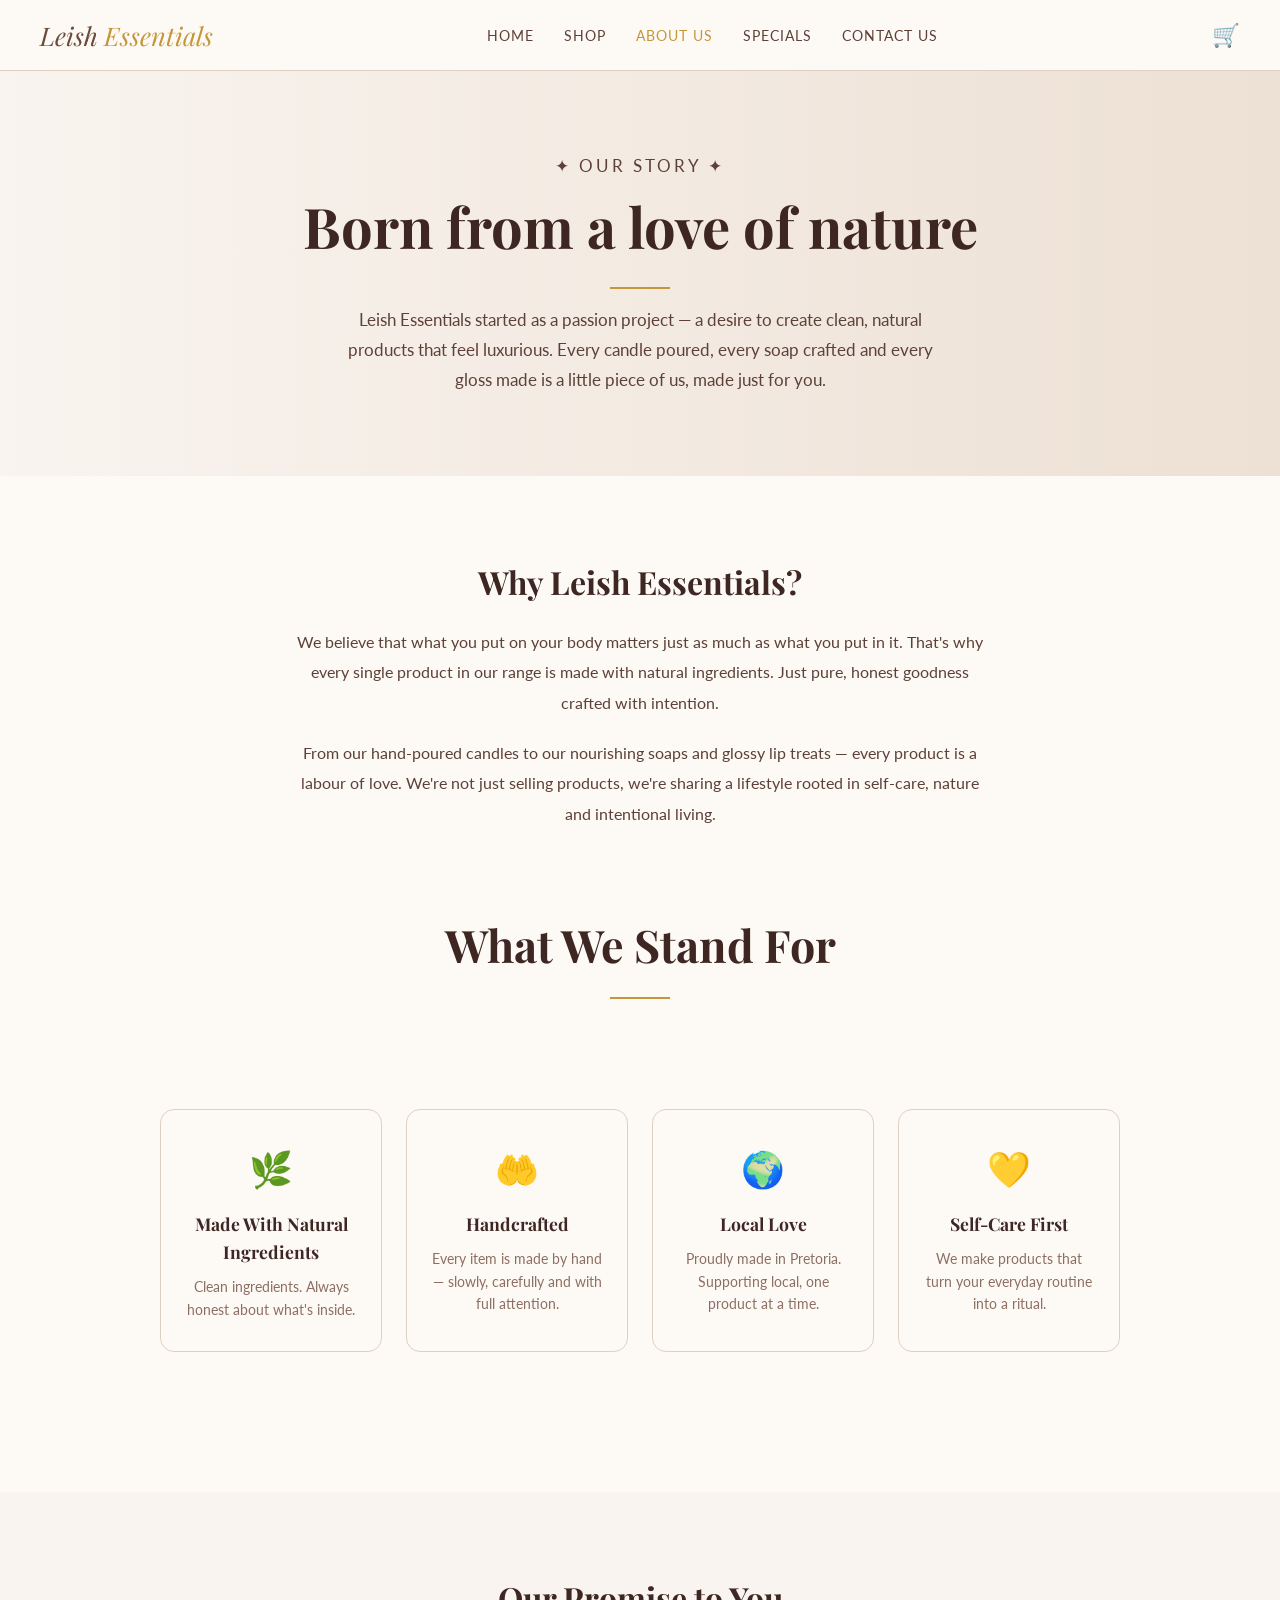
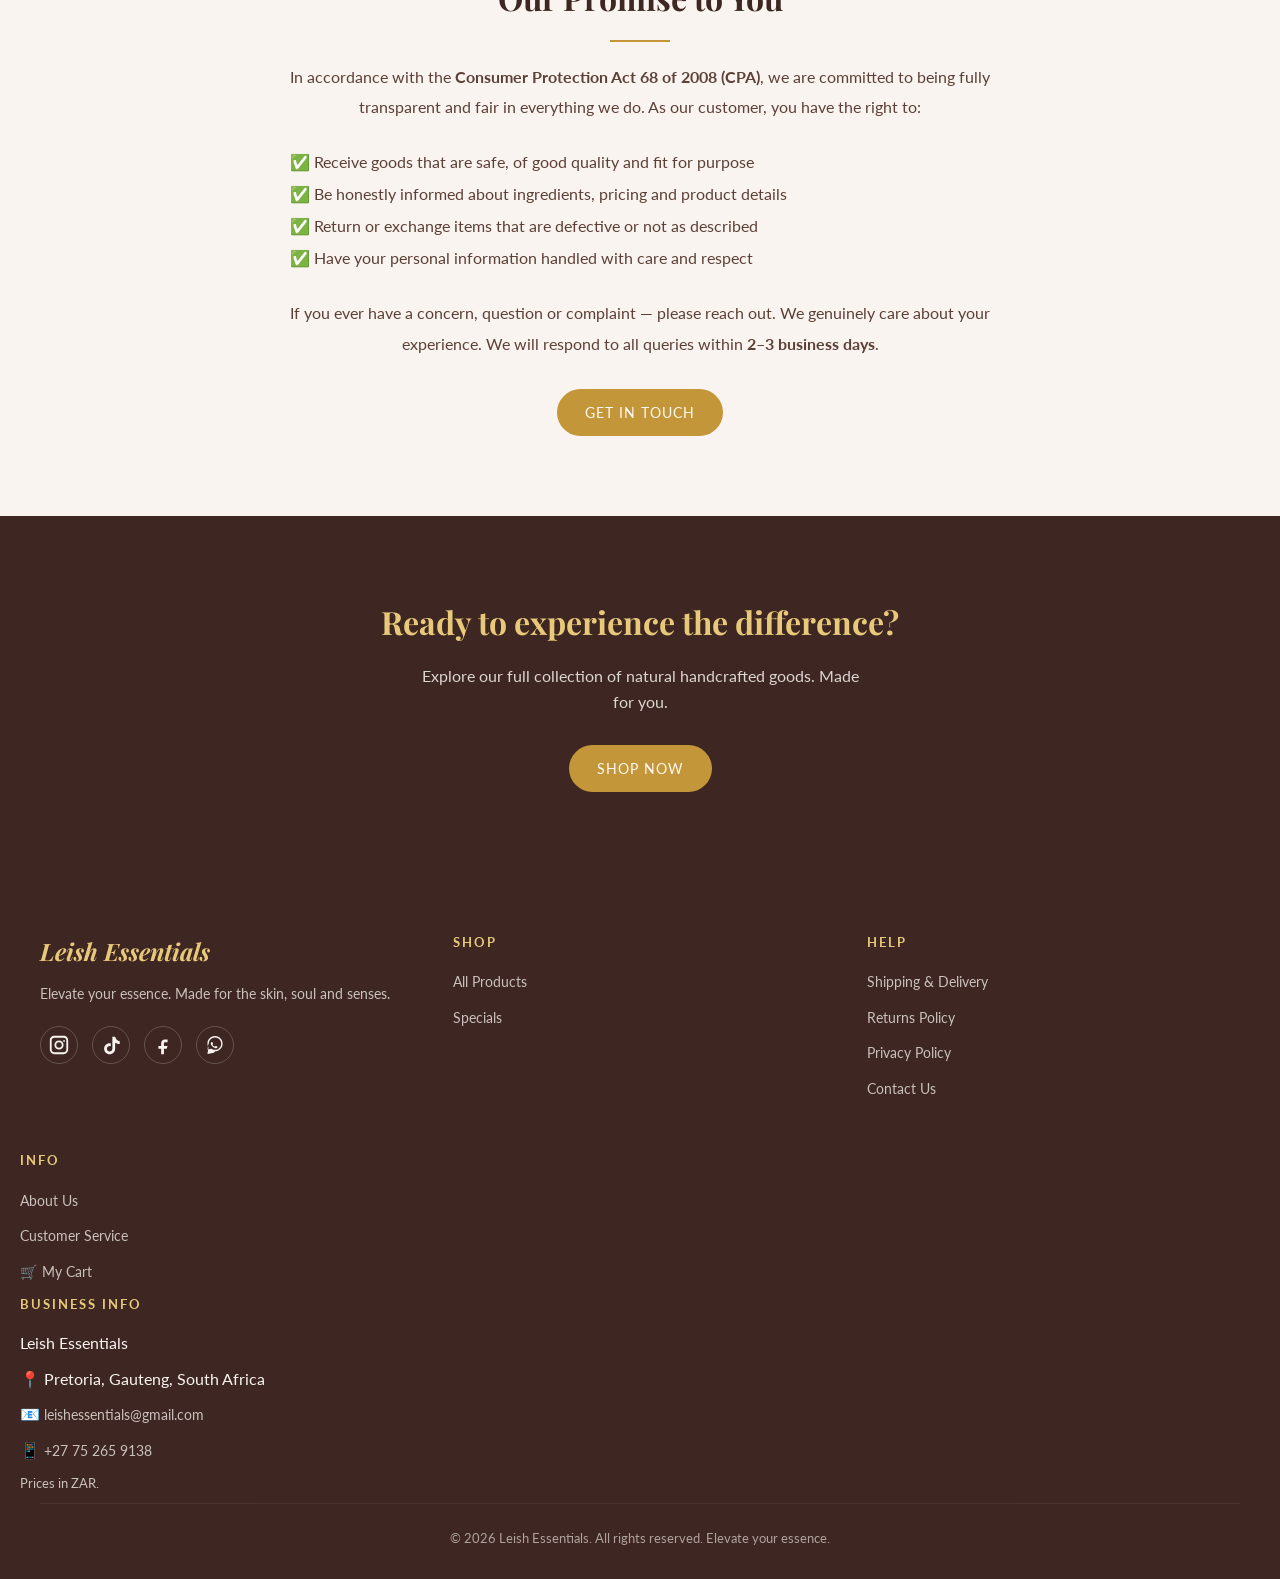
<file: about.html>
<!DOCTYPE html>
<html lang="en">

<head>
  <meta charset="UTF-8"/>
  <meta name="viewport" content="width=device-width, initial-scale=1.0"/>

  <title>About Us — Leish Essentials | Handcrafted Candles & Self-Care</title>

  <meta name="description" content="Learn about Leish Essentials—handcrafted in Pretoria. Our story, values, and commitment to natural ingredients and transparent customer service. Nationwide delivery across South Africa.">

  <meta name="keywords" content="about leish essentials, handcrafted candles pretoria, natural ingredients, self care south africa, leish essentials story, nationwide delivery south africa">

  <meta name="author" content="Leish Essentials">
  <meta name="robots" content="index, follow">

  <!-- Open Graph -->
  <meta property="og:title" content="About Us — Leish Essentials | Pretoria">
  <meta property="og:description" content="Our story and values: handcrafted in Pretoria with love, natural ingredients, and transparent customer service.">
  <meta property="og:type" content="website">
  <meta property="og:site_name" content="Leish Essentials">
  <meta property="og:image" content="https://leisha-http.github.io/leish-essentials/IMG-20260220-WA0019.jpg">
  <meta property="og:url" content="https://leisha-http.github.io/leish-essentials/about.html">

  <!-- Twitter -->
  <meta name="twitter:card" content="summary_large_image">
  <meta name="twitter:title" content="About Us — Leish Essentials | Pretoria">
  <meta name="twitter:description" content="Our story and values: handcrafted in Pretoria with love and natural ingredients.">

  <link rel="stylesheet" href="style.css"/>
</head>
<body>

  <!-- NAVIGATION -->
  <nav>
    <div class="nav-container">
      <a href="index.html" class="nav-logo">Leish <span>Essentials</span></a>
      <ul class="nav-links">
        <li><a href="index.html">Home</a></li>
        <li><a href="shop.html">Shop</a></li>
        <li><a href="about.html" class="active">About Us</a></li>
        <li><a href="specials.html">Specials</a></li>
        <li><a href="contact.html">Contact Us</a></li>
      </ul>
      
<div class="nav-right">
  <a href="cart.html" class="cart-icon">
    🛒<span class="cart-count" id="cartCount">0</span>
  </a>
  <button class="hamburger" id="hamburger" aria-label="Menu">
    <span></span><span></span><span></span>
  </button>
</div>
    </div>
    <div class="search-results" id="searchResults"></div>
    <div class="mobile-nav" id="mobileNav">
      <a href="index.html">Home</a>
      <a href="shop.html">Shop</a>
      <a href="about.html">About Us</a>
      <a href="specials.html">Specials</a>
      <a href="contact.html">Contact Us</a>
      <a href="cart.html">🛒 Cart</a>
    </div>
  </nav>

  <!-- ABOUT HERO -->
  <div class="about-hero">
    <p class="hero-eyebrow">✦ Our Story ✦</p>
    <h1>Born from a love of nature</h1>
    <div class="section-divider"></div>
    <p style="margin-top: 16px;">
      Leish Essentials started as a passion project — a desire to create
      clean, natural products that feel luxurious.
      Every candle poured, every soap crafted and every gloss made is a
      little piece of us, made just for you.
    </p>
  </div>

  <!-- STORY SECTION -->
  <section style="padding: 80px 20px; background: var(--warm-white);">
    <div style="max-width: 700px; margin: 0 auto; text-align: center;">
      <h2 style="font-family: var(--font-heading); font-size: 2rem;
                  color: var(--dark-brown); margin-bottom: 20px;">
        Why Leish Essentials?
      </h2>
      <p style="color: var(--text-medium); line-height: 1.9; font-size: 1rem;">
        We believe that what you put on your body matters just as much as
        what you put in it. That's why every single product in our range
        is made with natural ingredients. Just pure, honest goodness crafted with intention. 
      </p>
      <p style="color: var(--text-medium); line-height: 1.9; font-size: 1rem; margin-top: 20px;">
        From our hand-poured candles to our nourishing soaps and glossy
        lip treats — every product is a labour of love. We're not just
        selling products, we're sharing a lifestyle rooted in self-care,
        nature and intentional living.
      </p>
    </div>
  </section>

  <!-- VALUES -->
  <section style="padding: 0 20px 80px; background: var(--warm-white);">
    <div class="section-header">
      <h2>What We Stand For</h2>
      <div class="section-divider"></div>
    </div>
    <div class="about-values">
      <div class="value-card">
        <div class="value-icon">🌿</div>
        <h3>Made With Natural Ingredients </h3>
        <p>Clean ingredients. Always honest about what's inside.</p>
      </div>
      <div class="value-card">
        <div class="value-icon">🤲</div>
        <h3>Handcrafted</h3>
        <p>Every item is made by hand — slowly, carefully and with full attention.</p>
      </div>
      <div class="value-card">
        <div class="value-icon">🌍</div>
        <h3>Local Love</h3>
        <p>Proudly made in Pretoria. Supporting local, one product at a time.</p>
      </div>
      <div class="value-card">
        <div class="value-icon">💛</div>
        <h3>Self-Care First</h3>
        <p>We make products that turn your everyday routine into a ritual.</p>
      </div>
    </div>
  </section>
<!-- CPA / CONSUMER RIGHTS SECTION -->
<section style="padding: 80px 20px; background: var(--cream);">
  <div style="max-width: 700px; margin: 0 auto; text-align: center;">
    <h2 style="font-family: var(--font-heading); font-size: 2rem;
                color: var(--dark-brown); margin-bottom: 16px;">
      Our Promise to You
    </h2>
    <div class="section-divider"></div>
    <p style="color: var(--text-medium); line-height: 1.9; font-size: 1rem; margin-top: 20px;">
      In accordance with the <strong>Consumer Protection Act 68 of 2008 (CPA)</strong>,
      we are committed to being fully transparent and fair in everything we do.
      As our customer, you have the right to:
    </p>
    <ul style="list-style: none; padding: 0; margin-top: 24px;
                color: var(--text-medium); line-height: 2; font-size: 1rem; text-align: left;">
      <li>✅ Receive goods that are safe, of good quality and fit for purpose</li>
      <li>✅ Be honestly informed about ingredients, pricing and product details</li>
      <li>✅ Return or exchange items that are defective or not as described</li>
      <li>✅ Have your personal information handled with care and respect</li>
    </ul>
    <p style="color: var(--text-medium); line-height: 1.9; font-size: 1rem; margin-top: 24px;">
      If you ever have a concern, question or complaint — please reach out.
      We genuinely care about your experience.
      We will respond to all queries within <strong>2–3 business days</strong>.
    </p>
    <a href="contact.html" class="btn btn-gold" style="margin-top: 30px; display: inline-block;">
      Get in Touch 
    </a>
  </div>
</section>
  <!-- CTA -->
  <section style="background: var(--dark-brown); padding: 80px 20px; text-align: center;">
    <h2 style="font-family: var(--font-heading); font-size: 2rem;
                color: var(--light-gold); margin-bottom: 16px;">
      Ready to experience the difference?
    </h2>
    <p style="color: var(--cream); opacity: 0.85; margin-bottom: 30px; max-width: 450px; margin-left:auto; margin-right:auto;">
      Explore our full collection of natural handcrafted goods. Made for you.
    </p>
    <a href="shop.html" class="btn btn-gold">Shop Now </a>
  </section>

  <!-- FOOTER -->
 <!-- FOOTER -->
<footer>
  <div class="footer-grid">
    <div class="footer-brand">
      <h3>Leish Essentials</h3>
      <p>Elevate your essence. Made for the skin, soul and senses.</p>
      
<div class="social-links" style="margin-top:20px;">
  <a href="https://www.instagram.com/leish_essentials?igsh=dmN6YTl0bXVvcGlt" aria-label="Instagram" target="_blank" rel="noopener">
    <!-- Instagram SVG -->
    <svg xmlns="http://www.w3.org/2000/svg" width="22" height="22" viewBox="0 0 24 24" fill="currentColor" aria-hidden="true">
      <path d="M7 2C4.243 2 2 4.243 2 7v10c0 2.757 2.243 5 5 5h10c2.757 0 5-2.243 5-5V7c0-2.757-2.243-5-5-5H7zm10 2a3 3 0 0 1 3 3v10a3 3 0 0 1-3 3H7a3 3 0 0 1-3-3V7a3 3 0 0 1 3-3h10z"/>
      <path d="M12 7a5 5 0 1 0 0 10 5 5 0 0 0 0-10zm0 2a3 3 0 1 1 0 6 3 3 0 0 1 0-6z"/>
      <path d="M17.5 6.5a1 1 0 1 0 0 2 1 1 0 0 0 0-2z"/>
    </svg>
  </a>

  <a href="https://www.tiktok.com/@leish_essentials?_r=1&_t=ZS-94G1A8vCPpa" aria-label="TikTok" target="_blank" rel="noopener">
    <!-- TikTok SVG (simple mark) -->
    <svg xmlns="http://www.w3.org/2000/svg" width="22" height="22" viewBox="0 0 24 24" fill="currentColor" aria-hidden="true">
      <path d="M16.5 3c.7 2.6 2.4 4.3 5 5v3c-1.9.1-3.6-.5-5-1.6V16c0 3.3-2.7 6-6 6s-6-2.7-6-6 2.7-6 6-6c.4 0 .8 0 1.2.1v3.2c-.4-.2-.8-.3-1.2-.3-1.7 0-3 1.3-3 3s1.3 3 3 3 3-1.3 3-3V3h2z"/>
    </svg>
  </a>

  <a href="#" aria-label="Facebook" target="_blank" rel="noopener">
    <!-- Facebook SVG -->
    <svg xmlns="http://www.w3.org/2000/svg" width="22" height="22" viewBox="0 0 24 24" fill="currentColor" aria-hidden="true">
      <path d="M14 9h3V6h-3c-2.2 0-4 1.8-4 4v3H7v3h3v6h3v-6h3l1-3h-4v-3c0-.6.4-1 1-1z"/>
    </svg>
  </a>

  <a href="https://wa.me/message/UR2EZZODGWVXG1" aria-label="WhatsApp" target="_blank" rel="noopener">
    <!-- WhatsApp SVG -->
<svg xmlns="http://www.w3.org/2000/svg" width="22" height="22" viewBox="0 0 32 32" fill="currentColor" aria-hidden="true">
  <path d="M16 3C9.93 3 5 7.93 5 14c0 2.1.58 4.06 1.58 5.73L5 29l9.56-1.55A10.95 10.95 0 0 0 16 25c6.07 0 11-4.93 11-11S22.07 3 16 3zm0 20c-1.62 0-3.2-.45-4.57-1.3l-.33-.2-6.06.98.99-5.95-.22-.35A8.92 8.92 0 0 1 7 14c0-4.97 4.03-9 9-9s9 4.03 9 9-4.03 9-9 9z"/>
  <path d="M19.07 18.09c-.24-.12-1.41-.69-1.63-.77-.22-.08-.38-.12-.54.12-.16.24-.62.77-.76.93-.14.16-.28.18-.52.06-.24-.12-1.01-.37-1.92-1.18-.71-.63-1.19-1.4-1.33-1.64-.14-.24-.01-.37.1-.48.1-.1.24-.28.36-.41.12-.14.16-.24.24-.4.08-.16.04-.3-.02-.42-.06-.12-.54-1.3-.74-1.78-.19-.46-.39-.4-.54-.41h-.46c-.16 0-.42.06-.64.3-.22.24-.84.82-.84 2 0 1.18.86 2.32.99 2.48.12.16 1.7 2.62 4.11 3.67.58.25 1.03.4 1.38.51.58.18 1.1.16 1.51.1.46-.07 1.41-.57 1.61-1.12.2-.55.2-1.02.14-1.12-.06-.1-.22-.16-.46-.28z"/>
</svg>
  </a>
</div>
    </div>

    <div class="footer-col">
      <h4>Shop</h4>
      <ul>
        <li><a href="shop.html">All Products</a></li>
        <li><a href="specials.html">Specials</a></li>
      </ul>
    </div>

    <div class="footer-col">
      <h4>Help</h4>
      <ul>
        <li><a href="customer-service.html#shipping">Shipping & Delivery</a></li>
        <li><a href="customer-service.html#returns">Returns Policy</a></li>
        <li><a href="customer-service.html#privacy">Privacy Policy</a></li>
        <li><a href="contact.html">Contact Us</a></li>
      </ul>
    </div>
    </div>
<div class="footer-col">
  <h4>Info</h4>
  <ul>
    <li><a href="about.html">About Us</a></li>
    <li><a href="customer-service.html">Customer Service</a></li>
    <li><a href="cart.html
">🛒 My Cart</a></li>
  </ul>
</div>

   <!-- ✅ Business Info — Required by ECT Act -->
      <div class="footer-col">
      <h4>Business Info</h4>
      <ul>
        <li>Leish Essentials</li>
        <li>📍 Pretoria, Gauteng, South Africa</li>
       <li>📧 <a href="mailto:leishessentials@gmail.com">leishessentials@gmail.com</a></li>
        <li>📱 <a href="tel:+27752659138">+27 75 265 9138</a></li>
        <li style="margin-top: 8px; font-size: 0.8rem; opacity: 0.75;">
          Prices in ZAR.
        </li>
      </ul> 
    </div>

  <div class="footer-bottom">
    <p>© 2026 Leish Essentials. All rights reserved. Elevate your essence.</p>
  </div>
</footer>

  <script src="products.js"></script>
  <script src="cart.js"></script>
  <script src="search.js"></script>
</body>
</html>
</file>
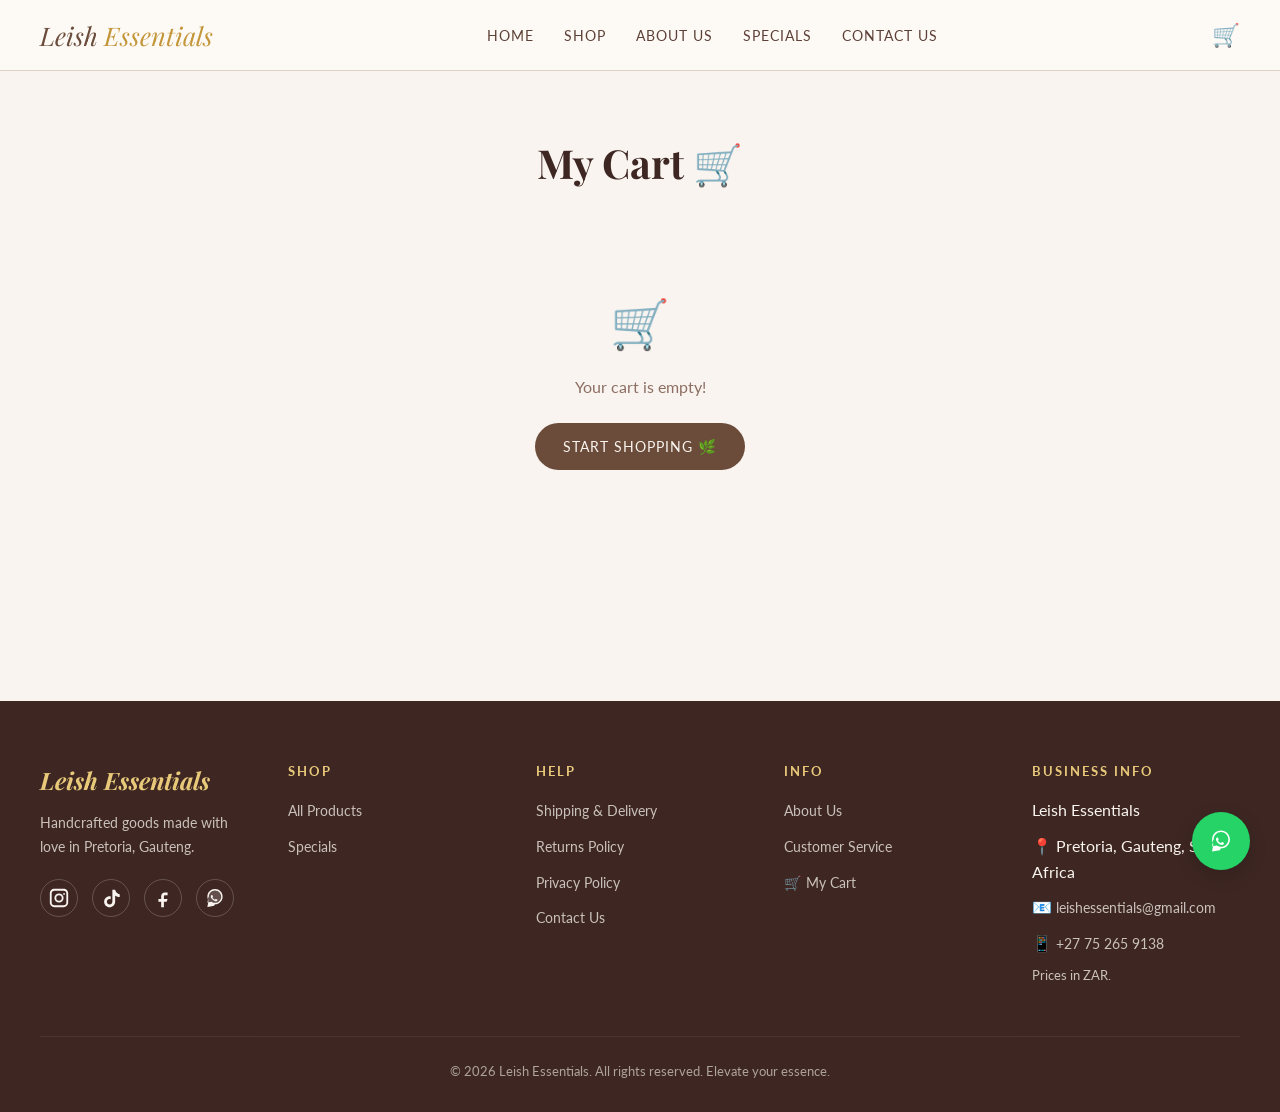
<file: cart.html>
<!DOCTYPE html>
<html lang="en">
<head>
  <meta charset="UTF-8"/>
  <meta name="viewport" content="width=device-width, initial-scale=1.0"/>

  <title>My Cart — Leish Essentials</title>

  <meta name="description" content="Review your cart and complete your order for handcrafted candles from Leish Essentials. Pretoria, Gauteng. Nationwide delivery across South Africa.">

  <meta name="keywords" content="my cart leish essentials, handcrafted candles pretoria, candle checkout south africa, nationwide delivery south africa">

  <meta name="author" content="Leish Essentials">
  <meta name="robots" content="noindex, follow">

  <meta property="og:title" content="My Cart — Leish Essentials">
  <meta property="og:description" content="Review your cart and complete your order.">
  <meta property="og:type" content="website">

  <link rel="stylesheet" href="style.css"/>
</head>
<body>

  <!-- NAVIGATION -->
  <nav>
    <div class="nav-container">
      <a href="index.html" class="nav-logo">Leish <span>Essentials</span></a>
      <ul class="nav-links">
        <li><a href="index.html">Home</a></li>
        <li><a href="shop.html">Shop</a></li>
        <li><a href="about.html">About Us</a></li>
        <li><a href="specials.html">Specials</a></li>
        <li><a href="contact.html">Contact Us</a></li>
      </ul>
      <div class="nav-right">


  <a href="cart.html" class="cart-icon">
    🛒<span class="cart-count" id="cartCount">0</span>
  </a>
  <button class="hamburger" id="hamburger" aria-label="Menu">
    <span></span><span></span><span></span>
  </button>
</div>
    </div>

    <!-- Search Results -->
    <div class="search-results" id="searchResults"></div>
    <div class="mobile-nav" id="mobileNav">
      <a href="index.html">Home</a>
      <a href="shop.html">Shop</a>
      <a href="about.html">About Us</a>
      <a href="specials.html">Specials</a>
      <a href="contact.html">Contact Us</a>
      <a href="cart.html">🛒 Cart</a>
    </div>
    


<!-- Mobile search bar — slides down when search icon tapped -->
<div class="mobile-search-bar" id="mobileSearchBar">
  <div class="mobile-search-inner">
    <svg width="16" height="16" viewBox="0 0 24 24" fill="none"
      stroke="currentColor" stroke-width="2"
      style="flex-shrink:0; opacity:0.5;">
      <circle cx="11" cy="11" r="8"/>
      <line x1="21" y1="21" x2="16.65" y2="16.65"/>
    </svg>
    <input type="text" id="mobileSearchInput"
           placeholder="Search products..."
           autocomplete="off"/>
    <button onclick="closeMobileSearch()"
            class="mobile-search-close">✕</button>
  </div>
</div>
  </nav>

  <!-- CART PAGE -->
  <div class="cart-page">
    <h1>My Cart 🛒</h1>

    <!-- Empty State -->
    <div class="cart-empty" id="cartEmpty" style="display:none;">
      <p style="font-size:3rem;">🛒</p>
      <p>Your cart is empty!</p>
      <a href="shop.html" class="btn btn-primary">Start Shopping 🌿</a>
    </div>

    <!-- Cart Items -->
    <div id="cartItemsList"></div>

    <!-- Cart Summary -->
    <div class="cart-summary" id="cartSummary" style="display:none;">
      <h3>Order Summary</h3>

      <!-- Shipping Selector -->
      <div class="shipping-selector">
        <label for="locationSelect"> Your Location</label>
        <select id="locationSelect">
          <option value="">-- Select your location --</option>
          <option value="gauteng">Within Gauteng</option>
          <option value="national">Outside Gauteng (National)</option>
          <option value="local-collection"> Local Collection (Pretoria)</option>
        </select>
      </div>

      <div class="shipping-selector" id="shippingTypeWrapper" style="display:none;">
        <label for="shippingType">🚚 Shipping Type</label>
        <select id="shippingType">
          <option value="standard">Standard Shipping</option>
          <option value="premium">Premium / Express Shipping ⚡</option>
        </select>
      </div>

      <!-- Summary Rows -->
      <div class="cart-summary-row">
        <span>Subtotal</span>
        <span id="summarySubtotal">R0</span>
      </div>
      <div class="cart-summary-row">
        <span>Shipping</span>
        <span id="summaryShipping">Select location above</span>
      </div>
      <div class="cart-summary-row total">
        <span>Total</span>
        <span id="summaryTotal">R0</span>
      </div>

      <!-- Shipping Info -->
      <div id="shippingInfo" style="display:none; background:var(--cream);
           border-radius:8px; padding:12px 16px; margin:16px 0;
           font-size:0.85rem; color:var(--text-medium); line-height:1.6;">
      </div>

      <!-- Place Order Button -->
      <button class="btn btn-gold" id="placeOrderBtn"
              style="width:100%; padding:16px; font-size:1rem; margin-top:16px;"
              disabled>
        Place Order — Fill in Your Details 
      </button>

      <p style="font-size:0.8rem; color:var(--text-light); text-align:center;
                margin-top:12px; line-height:1.6;">
        When you complete your order. We'll email you our banking details
        and delivery estimate. 💛
      </p>

      <input type="hidden" id="order_items" name="order_items"/>
    </div>
  </div>

  <!-- FOOTER -->
  <footer>
    <div class="footer-grid">
      <div class="footer-brand">
        <h3>Leish Essentials</h3>
        <p>Handcrafted goods made with love in Pretoria, Gauteng.</p>
        
<div class="social-links" style="margin-top:20px;">
  <a href="https://www.instagram.com/leish_essentials?igsh=dmN6YTl0bXVvcGlt" aria-label="Instagram" target="_blank" rel="noopener">
    <!-- Instagram SVG -->
    <svg xmlns="http://www.w3.org/2000/svg" width="22" height="22" viewBox="0 0 24 24" fill="currentColor" aria-hidden="true">
      <path d="M7 2C4.243 2 2 4.243 2 7v10c0 2.757 2.243 5 5 5h10c2.757 0 5-2.243 5-5V7c0-2.757-2.243-5-5-5H7zm10 2a3 3 0 0 1 3 3v10a3 3 0 0 1-3 3H7a3 3 0 0 1-3-3V7a3 3 0 0 1 3-3h10z"/>
      <path d="M12 7a5 5 0 1 0 0 10 5 5 0 0 0 0-10zm0 2a3 3 0 1 1 0 6 3 3 0 0 1 0-6z"/>
      <path d="M17.5 6.5a1 1 0 1 0 0 2 1 1 0 0 0 0-2z"/>
    </svg>
  </a>

  <a href="https://www.tiktok.com/@leish_essentials?_r=1&_t=ZS-94G1A8vCPpa" aria-label="TikTok" target="_blank" rel="noopener">
    <!-- TikTok SVG (simple mark) -->
    <svg xmlns="http://www.w3.org/2000/svg" width="22" height="22" viewBox="0 0 24 24" fill="currentColor" aria-hidden="true">
      <path d="M16.5 3c.7 2.6 2.4 4.3 5 5v3c-1.9.1-3.6-.5-5-1.6V16c0 3.3-2.7 6-6 6s-6-2.7-6-6 2.7-6 6-6c.4 0 .8 0 1.2.1v3.2c-.4-.2-.8-.3-1.2-.3-1.7 0-3 1.3-3 3s1.3 3 3 3 3-1.3 3-3V3h2z"/>
    </svg>
  </a>

  <a href="#" aria-label="Facebook" target="_blank" rel="noopener">
    <!-- Facebook SVG -->
    <svg xmlns="http://www.w3.org/2000/svg" width="22" height="22" viewBox="0 0 24 24" fill="currentColor" aria-hidden="true">
      <path d="M14 9h3V6h-3c-2.2 0-4 1.8-4 4v3H7v3h3v6h3v-6h3l1-3h-4v-3c0-.6.4-1 1-1z"/>
    </svg>
  </a>

  <a href="https://wa.me/message/UR2EZZODGWVXG1" aria-label="WhatsApp" target="_blank" rel="noopener">
    <!-- WhatsApp SVG -->
    <svg xmlns="http://www.w3.org/2000/svg" width="22" height="22" viewBox="0 0 32 32" fill="currentColor" aria-hidden="true">
      <path d="M16 3C9.93 3 5 7.93 5 14c0 2.1.58 4.06 1.58 5.73L5 29l9.56-1.55A10.95 10.95 0 0 0 16 25c6.07 0 11-4.93 11-11S22.07 3 16 3z" opacity="0.2"/>
      <path d="M16 3C9.93 3 5 7.93 5 14c0 2.1.58 4.06 1.58 5.73L5 29l9.56-1.55A10.95 10.95 0 0 0 16 25c6.07 0 11-4.93 11-11S22.07 3 16 3zm0 20c-1.62 0-3.2-.45-4.57-1.3l-.33-.2-6.06.98.99-5.95-.22-.35A8.92 8.92 0 0 1 7 14c0-4.97 4.03-9 9-9s9 4.03 9 9-4.03 9-9 9z"/>
      <path d="M19.07 18.09c-.24-.12-1.41-.69-1.63-.77-.22-.08-.38-.12-.54.12-.16.24-.62.77-.76.93-.14.16-.28.18-.52.06-.24-.12-1.01-.37-1.92-1.18-.71-.63-1.19-1.4-1.33-1.64-.14-.24-.01-.37.1-.48.1-.1.24-.28.36-.41.12-.14.16-.24.24-.4.08-.16.04-.3-.02-.42-.06-.12-.54-1.3-.74-1.78-.19-.46-.39-.4-.54-.41h-.46c-.16 0-.42.06-.64.3-.22.24-.84.82-.84 2 0 1.18.86 2.32.99 2.48.12.16 1.7 2.62 4.11 3.67.58.25 1.03.4 1.38.51.58.18 1.1.16 1.51.1.46-.07 1.41-.57 1.61-1.12.2-.55.2-1.02.14-1.12-.06-.1-.22-.16-.46-.28z"/>
    </svg>
  </a>
</div>
      </div>
      <div class="footer-col">
        <h4>Shop</h4>
        <ul>
          <li><a href="shop.html">All Products</a></li>
          <li><a href="specials.html">Specials</a></li>
        </ul>
      </div>
      <div class="footer-col">
        <h4>Help</h4>
        <ul>
          <li><a href="customer-service.html#shipping">Shipping & Delivery</a></li>
          <li><a href="customer-service.html#returns">Returns Policy</a></li>
          <li><a href="customer-service.html#privacy">Privacy Policy</a></li>
          <li><a href="contact.html">Contact Us</a></li>
        </ul>
      </div>
      <div class="footer-col">
        <h4>Info</h4>
        <ul>
          <li><a href="about.html">About Us</a></li>
          <li><a href="customer-service.html">Customer Service</a></li>
          <li><a href="cart.html">🛒 My Cart</a></li>
        </ul>
      </div>
      <div class="footer-col">
        <h4>Business Info</h4>
        <ul>
          <li>Leish Essentials</li>
          <li>📍 Pretoria, Gauteng, South Africa</li>
          <li>📧 <a href="mailto:leishessentials@gmail.com">leishessentials@gmail.com</a></li>
          <li>📱 <a href="tel:+27752659138">+27 75 265 9138</a></li>
          <li style="margin-top:8px; font-size:0.8rem; opacity:0.75;">
            Prices in ZAR.
          </li>
        </ul>
      </div>
    </div>
    <div class="footer-bottom">
      <p>© 2026 Leish Essentials. All rights reserved. Elevate your essence.</p>
    </div>
  </footer>

  <!-- TOAST -->
  <div class="toast" id="toast"></div>

  <!-- ORDER FORM (hidden, submitted by JS) -->
  <form
    id="hiddenOrderForm"
    action="https://formspree.io/f/mreajwnz"
    method="POST"
    style="display:none;">
    <input type="text"  name="Customer Name"   id="f_name"/>
    <input type="email" name="Customer Email"  id="f_email"/>
    <input type="text"  name="Delivery Address" id="f_address"/>
    <input type="text"  name="City"            id="f_city"/>
    <input type="text"  name="Province"        id="f_province"/>
    <input type="text"  name="Postal Code"     id="f_postal"/>
    <input type="text"  name="Phone Number"    id="f_phone"/>
    <input type="text"  name="Shipping Option" id="f_shipping"/>
    <input type="text"  name="Shipping Cost"   id="f_shipping_cost"/>
    <textarea           name="Order Items"     id="f_items"></textarea>
    <input type="text"  name="Order Subtotal"  id="f_subtotal"/>
    <input type="text"  name="Order Total"     id="f_total"/>
    <textarea           name="Special Notes"   id="f_notes"></textarea>
    <input type="hidden" name="_subject"       id="f_subject"/>
  </form>

  <!-- ORDER DETAILS MODAL -->
  <div class="modal-overlay" id="orderModal" style="z-index:9999;">
    <div class="modal-paper"
         style="max-width:560px; max-height:90vh; overflow-y:auto;">
      <h2 style="font-family:var(--font-heading); color:var(--dark-brown);
                 font-size:1.5rem; margin-bottom:6px;">
        Almost there! 
      </h2>
      <p style="color:var(--text-light); font-size:0.88rem; margin-bottom:24px;">
        Fill in your details below so we can deliver your order to you.
      </p>

      <div class="form-group">
        <label for="o_name">Full Name *</label>
        <input type="text" id="o_name" placeholder="e.g. Lerato Dlamini" required/>
      </div>
      <div class="form-group">
        <label for="o_email">Email Address *</label>
        <input type="email" id="o_email" placeholder="you@example.com" required/>
      </div>
      <div class="form-group">
        <label for="o_phone">Phone Number *</label>
        <input type="tel" id="o_phone" placeholder="e.g. 071 234 5678" required/>
      </div>
      <div class="form-group">
        <label for="o_address">Street Address *</label>
        <input type="text" id="o_address"
               placeholder="e.g. 012 Main Road, Apt 3" required/>
      </div>

      <div style="display:grid; grid-template-columns:1fr 1fr; gap:14px;">
        <div class="form-group">
          <label for="o_city">City / Town *</label>
          <input type="text" id="o_city" placeholder="e.g. Pretoria" required/>
        </div>
        <div class="form-group">
          <label for="o_province">Province *</label>
          <select id="o_province">
            <option value="">-- Select --</option>
            <option value="Gauteng">Gauteng</option>
            <option value="Western Cape">Western Cape</option>
            <option value="KwaZulu-Natal">KwaZulu-Natal</option>
            <option value="Eastern Cape">Eastern Cape</option>
            <option value="Limpopo">Limpopo</option>
            <option value="Mpumalanga">Mpumalanga</option>
            <option value="North West">North West</option>
            <option value="Free State">Free State</option>
            <option value="Northern Cape">Northern Cape</option>
          </select>
        </div>
      </div>

      <div class="form-group">
        <label for="o_postal">Postal Code *</label>
        <input type="text" id="o_postal" placeholder="e.g. 0001" required/>
      </div>
      <div class="form-group">
        <label for="o_notes">Special Notes (optional)</label>
        <textarea id="o_notes" rows="3"
          placeholder="e.g. Leave at the gate, specific instructions etc."
          style="height:80px;"></textarea>
      </div>

      <!-- Order Summary Preview -->
      <div style="background:var(--cream); border:1px solid var(--border);
                  border-radius:12px; padding:16px; margin:16px 0;">
        <p style="font-size:0.78rem; text-transform:uppercase; letter-spacing:1.5px;
                  color:var(--text-light); margin-bottom:10px;">Your Order Summary</p>
        <div id="modalOrderSummary"
             style="font-size:0.85rem; color:var(--text-medium); line-height:1.8;">
        </div>
      </div>

      <!-- Buttons -->
      <div style="display:flex; gap:12px; margin-top:8px;">
        <button onclick="closeOrderModal()"
          class="btn btn-outline"
          style="flex:1; padding:14px;">
          ← Back to Cart
        </button>
        <button onclick="submitOrder()"
          class="btn btn-gold"
          id="submitOrderBtn"
          style="flex:2; padding:14px; font-size:1rem;">
          Place Order 💛
        </button>
      </div>

      <p style="font-size:0.75rem; color:var(--text-light); text-align:center;
                margin-top:14px; line-height:1.6;">
        Your details are secure. We'll email you banking details
        and your order confirmation right away.
      </p>
    </div>
  </div>

  <!-- ✅ SCRIPTS — only loaded once, in correct order -->
  <script src="products.js"></script>
  <script src="cart.js"></script>
  <script src="search.js"></script>

  <script>
// ════════════════════════════════════════
//   CART PAGE — Full Logic
// ════════════════════════════════════════

const cartItemsList       = document.getElementById('cartItemsList');
const cartEmpty           = document.getElementById('cartEmpty');
const cartSummaryEl       = document.getElementById('cartSummary');
const summarySubtotal     = document.getElementById('summarySubtotal');
const summaryShipping     = document.getElementById('summaryShipping');
const summaryTotal        = document.getElementById('summaryTotal');
const locationSelect      = document.getElementById('locationSelect');
const shippingTypeWrapper = document.getElementById('shippingTypeWrapper');
const shippingTypeEl      = document.getElementById('shippingType');
const shippingInfoEl      = document.getElementById('shippingInfo');
const placeOrderBtn       = document.getElementById('placeOrderBtn');

let cart                = JSON.parse(localStorage.getItem('leish_cart')) || [];
let currentShippingCost = 0;
let currentShippingLabel = '';

// ── Get Subtotal ──
function getSubtotal() {
  return cart.reduce((total, item) => {
    const price = item.price
      ? item.price
      : (() => {
          const product = products.find(p => p.id === item.id);
          if (!product) return 0;
          return product.isSpecial && product.specialPrice
            ? product.specialPrice
            : product.sizes && product.sizes.length > 0
              ? product.sizes[0].price
              : product.price;
        })();
    return total + (price * item.qty);
  }, 0);
}

// ── Render Cart ──
function renderCartPage() {
  cartItemsList.innerHTML = '';
  cart = JSON.parse(localStorage.getItem('leish_cart')) || [];

  if (cart.length === 0) {
    cartEmpty.style.display     = 'block';
    cartSummaryEl.style.display = 'none';
    shippingInfoEl.style.display = 'none';
    return;
  }

  cartEmpty.style.display     = 'none';
  cartSummaryEl.style.display = 'block';

  cart.forEach((item, index) => {
    const product = products.find(p => p.id === item.id);
    if (!product) return;

       // Use stored price if available
    const price = item.price
      ? item.price
      : product.isSpecial && product.specialPrice
        ? product.specialPrice
        : product.sizes && product.sizes.length > 0
          ? product.sizes[0].price
          : product.price;

    const itemTotal = price * item.qty;

    // Show size if it exists
    const sizeDisplay = item.size
      ? `<span style="
            display:inline-block;
            background:var(--cream);
            border:1px solid var(--border);
            border-radius:4px;
            padding:2px 8px;
            font-size:0.75rem;
            color:var(--text-light);
            margin-top:4px;">
            📏 ${item.size}
          </span>`
      : '';

    const cartItemEl = document.createElement('div');
    cartItemEl.className = 'cart-item';
    cartItemEl.innerHTML = `
      <img src="${product.image}"
           alt="${product.name}"
           style="width:80px; height:80px; object-fit:cover;
                  border-radius:10px; flex-shrink:0;"/>
      <div class="cart-item-info">
        <h3>${product.name}</h3>
        ${sizeDisplay}
        <p style="color:var(--text-light); font-size:0.85rem; margin-top:4px;">
          ${product.category.replace(/-/g,' ')} · R${price} each
        </p>
        <div style="display:flex; align-items:center;
                    gap:12px; margin-top:10px;">
          <button onclick="changeCartQty(${index}, -1)"
            style="width:28px; height:28px; border-radius:50%;
                   border:1px solid var(--border);
                   background:var(--cream);
                   cursor:pointer; font-size:1rem;
                   display:flex; align-items:center;
                   justify-content:center;">−</button>
          <span style="font-weight:700; min-width:20px;
                       text-align:center;">${item.qty}</span>
          <button onclick="changeCartQty(${index}, 1)"
            style="width:28px; height:28px; border-radius:50%;
                   border:1px solid var(--border);
                   background:var(--cream);
                   cursor:pointer; font-size:1rem;
                   display:flex; align-items:center;
                   justify-content:center;">+</button>
        </div>
      </div>
      <div style="display:flex; flex-direction:column;
                  align-items:flex-end; gap:8px;">
        <span class="cart-item-price">R${itemTotal}</span>
        <button class="cart-item-remove"
                onclick="removeFromCart(${index})"
                title="Remove item">✕</button>
      </div>
    `;
    cartItemsList.appendChild(cartItemEl);
  });

  updateSummary();
}

// ── Change Quantity ──
function changeCartQty(index, delta) {
  cart = JSON.parse(localStorage.getItem('leish_cart')) || [];
  if (!cart[index]) return;

  cart[index].qty += delta;

  if (cart[index].qty <= 0) {
    cart.splice(index, 1);
  }

  localStorage.setItem('leish_cart', JSON.stringify(cart));
  updateCartCount();
  renderCartPage();
  if (locationSelect.value) calculateShipping();
}

// ── Remove Item ──
function removeFromCart(index) {
  cart = JSON.parse(localStorage.getItem('leish_cart')) || [];
  cart.splice(index, 1);
  localStorage.setItem('leish_cart', JSON.stringify(cart));
  updateCartCount();
  renderCartPage();
  if (locationSelect.value) calculateShipping();
  showToast('Item removed 🗑️');
}

// ── Update Summary ──
function updateSummary() {
  const subtotal   = getSubtotal();
  const total      = subtotal + currentShippingCost;
  const amountLeft = shippingRates.freeShippingThreshold - subtotal;

  summarySubtotal.textContent = `R${subtotal}`;
  summaryTotal.textContent    = `R${total}`;

  if (!locationSelect.value) {
    shippingInfoEl.style.display = 'block';
    shippingInfoEl.textContent   = amountLeft > 0
      ? `🌿 Spend R${amountLeft} more to qualify for FREE shipping!`
      : `🎉 Your order qualifies for FREE shipping! Select your location above.`;
  }
}

// ── Shipping Selectors ──
locationSelect.addEventListener('change', () => {
  const loc = locationSelect.value;

  if (!loc) {
    shippingTypeWrapper.style.display = 'none';
    currentShippingCost               = 0;
    currentShippingLabel              = '';
    summaryShipping.textContent       = 'Select location above';
    placeOrderBtn.disabled            = true;
    shippingInfoEl.style.display      = 'none';
    updateSummary();
    return;
  }

  // Local Collection: hide shipping type dropdown and set shipping = R0
  if (loc === 'local-collection') {
    shippingTypeWrapper.style.display = 'none';
    currentShippingCost  = 0;
    currentShippingLabel = 'Local Collection — Pretoria (Sat & Sun 10:00–16:00)';
    summaryShipping.textContent = 'FREE 🎉';
    shippingInfoEl.style.display = 'block';
    shippingInfoEl.textContent =
      '🏠 Local Collection in Pretoria is available Saturdays & Sundays from 10:00–16:00 only. ' +
      'Once your order is ready, we’ll message you with the confirmed collection point details.';
    placeOrderBtn.disabled = false;

    updateSummary();
    return;
  }

  // Normal shipping options
  shippingTypeWrapper.style.display = 'block';
  currentShippingCost  = 0;
  currentShippingLabel = '';
  summaryShipping.textContent = 'Select shipping type';
  placeOrderBtn.disabled = true;
  shippingInfoEl.style.display = 'none';

  calculateShipping();
});

shippingTypeEl.addEventListener('change', calculateShipping);

// ── Calculate Shipping ──
function calculateShipping() {
  const loc = locationSelect.value;

  if (loc === 'local-collection') {
    return; // Local Collection is handled in the listener above
  }

  const type     = shippingTypeEl.value;
  const subtotal = getSubtotal();
  if (!loc) return;

  if (loc === 'gauteng' && type === 'standard') {
    currentShippingCost  = shippingRates.gauteng_standard;
    currentShippingLabel = 'Within Gauteng — Standard (2–4 business days)';
    showShippingInfo('📦 Standard delivery within Gauteng — estimated 2–4 business days.');
  } else if (loc === 'gauteng' && type === 'premium') {
    currentShippingCost  = shippingRates.gauteng_premium;
    currentShippingLabel = 'Within Gauteng — Premium/Express (1–2 business days)';
    showShippingInfo('⚡ Premium delivery within Gauteng — estimated 1–2 business days.');
  } else if (loc === 'national' && type === 'standard') {
    currentShippingCost  = shippingRates.national_standard;
    currentShippingLabel = 'Outside Gauteng — Standard (3–5 business days)';
    showShippingInfo('📦 Standard delivery outside Gauteng — estimated 3–5 business days.');
  } else if (loc === 'national' && type === 'premium') {
    currentShippingCost  = shippingRates.national_premium;
    currentShippingLabel = 'Outside Gauteng — Premium/Express (2–3 business days)';
    showShippingInfo('⚡ Premium delivery outside Gauteng — estimated 2–3 business days.');
  }

  // Free shipping check
  if (subtotal >= shippingRates.freeShippingThreshold) {
    currentShippingCost = 0;
    currentShippingLabel = (currentShippingLabel ? currentShippingLabel : 'Shipping') + ' — FREE 🎉';
    showShippingInfo('🎉 Woohoo! You qualify for FREE shipping on this order!');
  } else {
    const amountLeft = shippingRates.freeShippingThreshold - subtotal;
    if (shippingInfoEl.textContent && shippingInfoEl.textContent.includes('Spend')) {
      // no-op
    } else {
      shippingInfoEl.textContent += ` Spend R${amountLeft} more for FREE shipping! 🌿`;
    }
  }

  summaryShipping.textContent = currentShippingCost === 0
    ? 'FREE 🎉'
    : `R${currentShippingCost}`;

  updateSummary();
  placeOrderBtn.disabled = false;
}

function showShippingInfo(message) {
  shippingInfoEl.style.display = 'block';
  shippingInfoEl.textContent   = message;
}

// ── Open Order Modal ──
placeOrderBtn.addEventListener('click', () => {
  if (cart.length === 0) return;

  const modalSummary = document.getElementById('modalOrderSummary');
  let summaryHTML    = '';

  cart.forEach(item => {
    const product = products.find(p => p.id === item.id);
    if (!product) return;

    const price = item.price
      ? item.price
      : product.isSpecial && product.specialPrice
        ? product.specialPrice
        : product.price;

    const itemTotal = price * item.qty;

    const sizeText = item.size ? ` · ${item.size}` : '';

    summaryHTML += `
      <div style="display:flex; justify-content:space-between;
                  padding:4px 0; border-bottom:1px solid var(--border);">
        <span>${product.name}${sizeText} × ${item.qty}</span>
        <span style="font-weight:700;">R${itemTotal}</span>
      </div>`;
  });

  const subtotal = getSubtotal();
  const total    = subtotal + currentShippingCost;

  summaryHTML += `
    <div style="display:flex; justify-content:space-between;
                padding:6px 0; margin-top:4px;">
      <span>Shipping</span>
      <span style="${currentShippingCost === 0
        ? 'color:green; font-weight:700;' : ''}">
        ${currentShippingCost === 0 ? 'FREE 🎉' : `R${currentShippingCost}`}
      </span>
    </div>
    <div style="display:flex; justify-content:space-between;
                padding:6px 0;
                border-top:2px solid var(--border);
                margin-top:4px; font-weight:700;
                color:var(--dark-brown); font-size:1rem;">
      <span>Total</span>
      <span>R${total}</span>
    </div>`;

  modalSummary.innerHTML = summaryHTML;

  document.getElementById('orderModal').classList.add('active');
  document.body.style.overflow = 'hidden';
});

// ── Close Order Modal ──
function closeOrderModal() {
  document.getElementById('orderModal').classList.remove('active');
  document.body.style.overflow = '';
}
window.closeOrderModal = closeOrderModal;

// ── Submit Order ──
function submitOrder() {
  const name     = document.getElementById('o_name').value.trim();
  const email    = document.getElementById('o_email').value.trim();
  const phone    = document.getElementById('o_phone').value.trim();
  const address  = document.getElementById('o_address').value.trim();
  const city     = document.getElementById('o_city').value.trim();
  const province = document.getElementById('o_province').value.trim();
  const postal   = document.getElementById('o_postal').value.trim();
  const notes    = document.getElementById('o_notes').value.trim();

  if (!name || !email || !phone || !address || !city || !province || !postal) {
    showToast('⚠️ Please fill in all required fields!');
    return;
  }

  // Build order items string
  let itemLines = '';
  cart.forEach(item => {
    const product = products.find(p => p.id === item.id);
    if (!product) return;

    const price     = item.price
      ? item.price
      : product.isSpecial && product.specialPrice
        ? product.specialPrice
        : product.price;

    const itemTotal = price * item.qty;
    const sizeText  = item.size ? ` (${item.size})` : '';

    itemLines +=
      `${product.name}${sizeText} x${item.qty} ` +
      `@ R${price} each = R${itemTotal}\n`;
  });

  const subtotal     = getSubtotal();
  const total        = subtotal + currentShippingCost;
  const shippingText = currentShippingCost === 0
    ? 'FREE 🎉'
    : `R${currentShippingCost}`;

  // Fill hidden form fields
  document.getElementById('f_name').value          = name;
  document.getElementById('f_email').value         = email;
  document.getElementById('f_phone').value         = phone;
  document.getElementById('f_address').value       = address;
  document.getElementById('f_city').value          = city;
  document.getElementById('f_province').value      = province;
  document.getElementById('f_postal').value        = postal;
  document.getElementById('f_notes').value         = notes || 'None';
  document.getElementById('f_shipping').value      = currentShippingLabel;
  document.getElementById('f_shipping_cost').value = shippingText;
  document.getElementById('f_subtotal').value      = `R${subtotal}`;
  document.getElementById('f_total').value         = `R${total}`;
  document.getElementById('f_subject').value       =
    `🛒 New Order from ${name} — R${total}`;
  document.getElementById('f_items').value =
    itemLines +
    `\n─────────────────────\n` +
    `Subtotal : R${subtotal}\n` +
    `Shipping : ${currentShippingLabel} — ${shippingText}\n` +
    `─────────────────────\n` +
    `TOTAL    : R${total}`;

  // Show loading state
  const btn = document.getElementById('submitOrderBtn');
  btn.textContent = 'Placing Order... ⏳';
  btn.disabled    = true;

  // Submit via fetch
  const formData = new FormData(document.getElementById('hiddenOrderForm'));

  fetch(document.getElementById('hiddenOrderForm').action, {
    method : 'POST',
    body   : formData,
    headers: { 'Accept': 'application/json' }
  })
  .then(response => {
    if (response.ok) {
      localStorage.removeItem('leish_cart');
      window.location.href = 'order-success.html';
    } else {
      return response.json().then(data => {
        throw new Error(data.error || 'Something went wrong');
      });
    }
  })
  .catch(error => {
    console.error('Order error:', error);
    btn.textContent = 'Place Order 💛';
    btn.disabled    = false;
    showToast('❌ Something went wrong. Please try again!');
  });
}
window.submitOrder = submitOrder;

// ── Init ──
renderCartPage();
updateCartCount();
</script>

  <!-- ✅ FLOATING WHATSAPP BUTTON -->
  <a href="https://wa.me/message/UR2EZZODGWVXG1"
     class="whatsapp-float"
     target="_blank"
     rel="noopener"
     aria-label="Chat on WhatsApp">
    <svg xmlns="http://www.w3.org/2000/svg" width="26" height="26" viewBox="0 0 32 32" fill="#fff" aria-hidden="true">
      <path d="M16 3C9.93 3 5 7.93 5 14c0 2.1.58 4.06 1.58 5.73L5 29l9.56-1.55A10.95 10.95 0 0 0 16 25c6.07 0 11-4.93 11-11S22.07 3 16 3zm0 20c-1.62 0-3.2-.45-4.57-1.3l-.33-.2-6.06.98.99-5.95-.22-.35A8.92 8.92 0 0 1 7 14c0-4.97 4.03-9 9-9s9 4.03 9 9-4.03 9-9 9z"/>
      <path d="M19.07 18.09c-.24-.12-1.41-.69-1.63-.77-.22-.08-.38-.12-.54.12-.16.24-.62.77-.76.93-.14.16-.28.18-.52.06-.24-.12-1.01-.37-1.92-1.18-.71-.63-1.19-1.4-1.33-1.64-.14-.24-.01-.37.1-.48.1-.1.24-.28.36-.41.12-.14.16-.24.24-.4.08-.16.04-.3-.02-.42-.06-.12-.54-1.3-.74-1.78-.19-.46-.39-.4-.54-.41h-.46c-.16 0-.42.06-.64.3-.22.24-.84.82-.84 2 0 1.18.86 2.32.99 2.48.12.16 1.7 2.62 4.11 3.67.58.25 1.03.4 1.38.51.58.18 1.1.16 1.51.1.46-.07 1.41-.57 1.61-1.12.2-.55.2-1.02.14-1.12-.06-.1-.22-.16-.46-.28z"/>
    </svg>
  </a>

  <style>
    .whatsapp-float {
      position: fixed;
      bottom: 30px;
      right: 30px;
      background-color: #25D366;
      color: #fff;
      border-radius: 50%;  
       width: 58px;
    height: 58px; 
    display: flex;
    align-items: center;
    justify-content: center;
    box-shadow: 0 6px 18px rgba(0,0,0,0.18);
    text-decoration: none;
    z-index: 9999;
    transition: transform 0.2s ease, box-shadow 0.2s ease;
  }
  .whatsapp-float:hover {
    transform: scale(1.08);
    box-shadow: 0 10px 24px rgba(0,0,0,0.22);
  }
</style>

</body>
</html>
</file>
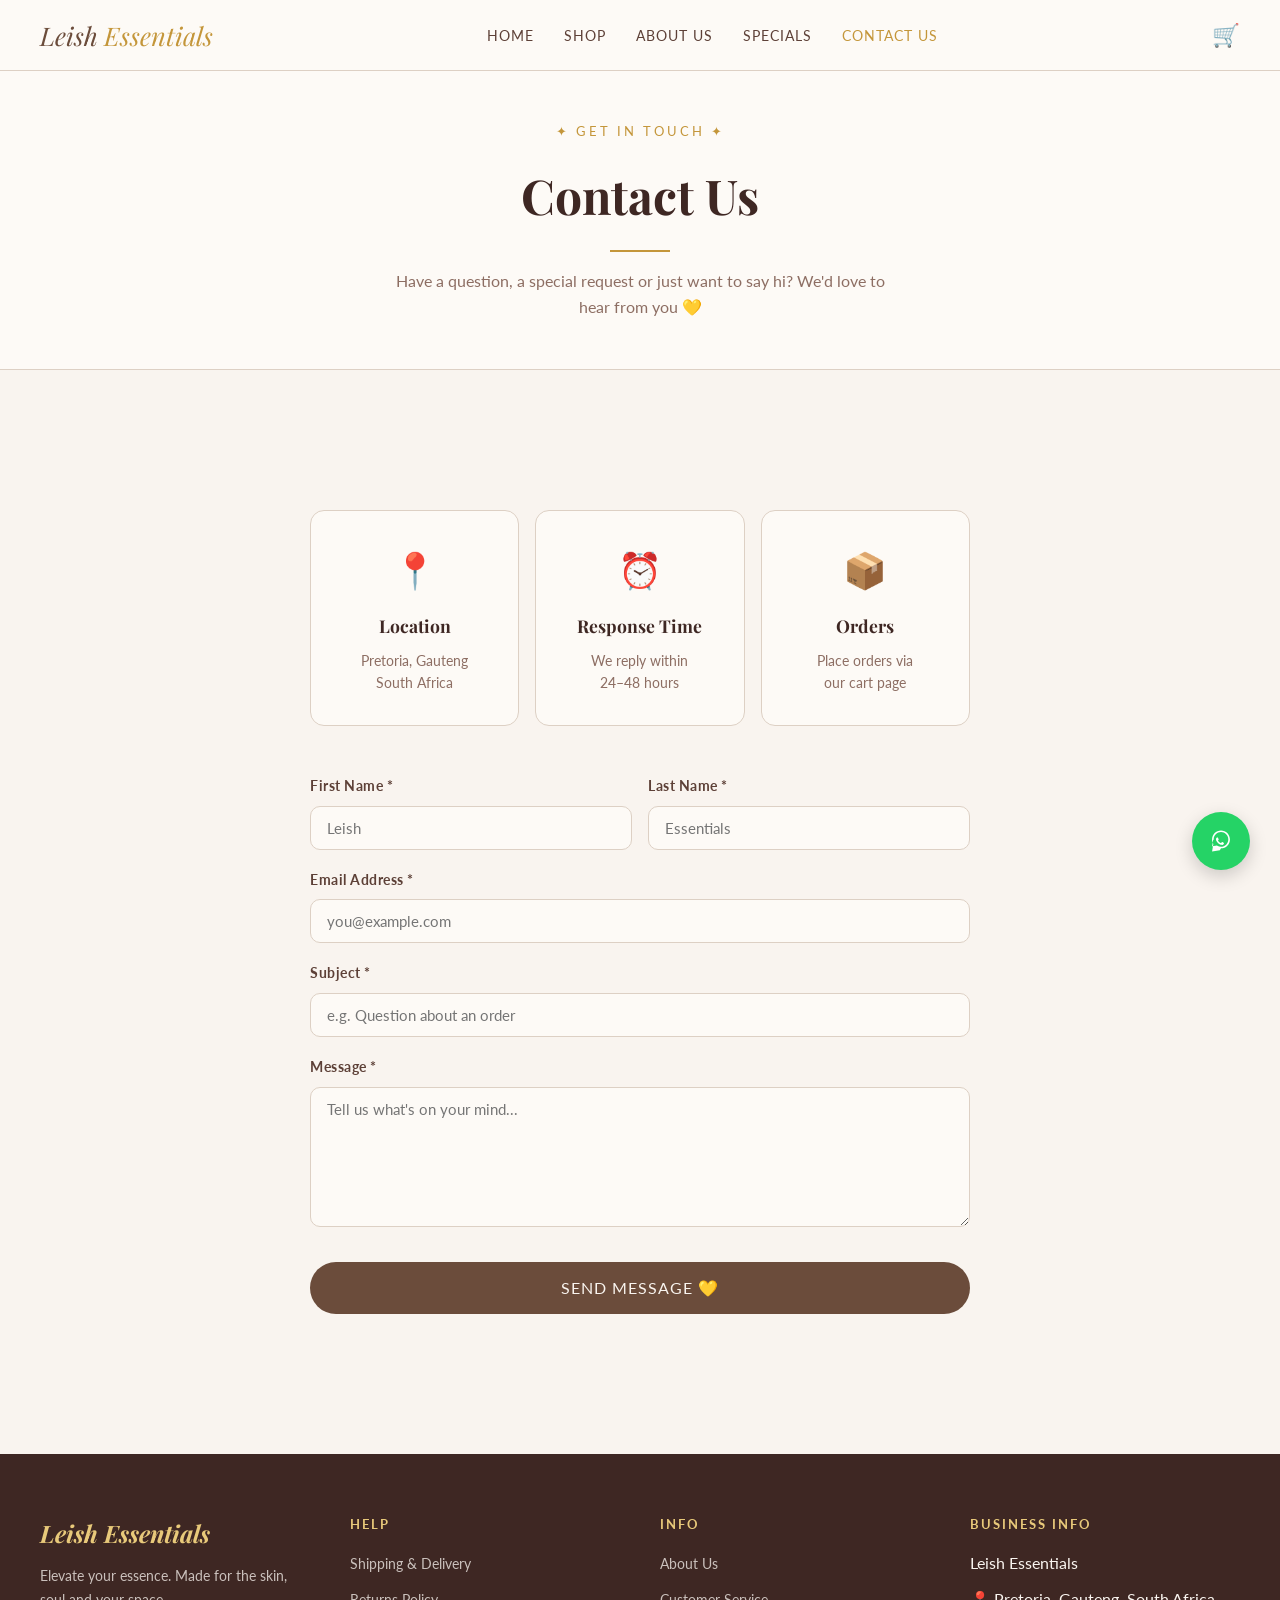
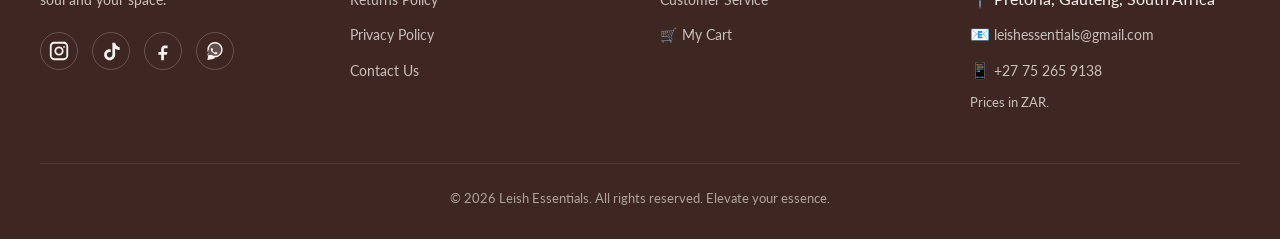
<file: contact.html>
<!DOCTYPE html>
<html lang="en">
<head>
  <meta charset="UTF-8"/>
  <meta name="viewport" content="width=device-width, initial-scale=1.0"/>

  <title>Contact Us — Leish Essentials | Handcrafted Candles</title>

  <meta name="description" content="Contact Leish Essentials in Pretoria for handcrafted candles and candle gift sets. Send us a message and we’ll reply within 24–48 hours. Nationwide delivery across South Africa.">

  <meta name="keywords" content="contact leish essentials, handcrafted candles pretoria, candle shop gauteng, contact us south africa, nationwide delivery south africa">

  <meta name="author" content="Leish Essentials">
  <meta name="robots" content="index, follow">

  <!-- Open Graph -->
  <meta property="og:title" content="Contact Us — Leish Essentials | Pretoria">
  <meta property="og:description" content="Send a message to Leish Essentials. Handcrafted candles in Pretoria with nationwide delivery. Reply within 24–48 hours.">
  <meta property="og:type" content="website">
  <meta property="og:site_name" content="Leish Essentials">
  <meta property="og:image" content="https://leisha-http.github.io/leish-essentials/IMG-20260314-WA0111.jpg">
  <meta property="og:url" content="https://leisha-http.github.io/leish-essentials/contact.html">

  <!-- Twitter -->
  <meta name="twitter:card" content="summary_large_image">
  <meta name="twitter:title" content="Contact Us — Leish Essentials | Pretoria">
  <meta name="twitter:description" content="Contact Leish Essentials for handcrafted candles. Nationwide delivery and reply within 24–48 hours.">

  <link rel="stylesheet" href="style.css"/>
</head>
<body>

  <!-- NAVIGATION -->
  <nav>
    <div class="nav-container">
      <a href="index.html" class="nav-logo">Leish <span>Essentials</span></a>
      <ul class="nav-links">
        <li><a href="index.html">Home</a></li>
        <li><a href="shop.html">Shop</a></li>
        <li><a href="about.html">About Us</a></li>
        <li><a href="specials.html">Specials</a></li>
        <li><a href="contact.html" class="active">Contact Us</a></li>
      </ul>
      

<div class="nav-right">
  <a href="cart.html" class="cart-icon">
    🛒<span class="cart-count" id="cartCount">0</span>
  </a>
  <button class="hamburger" id="hamburger" aria-label="Menu">
    <span></span><span></span><span></span>
  </button>
</div>
    </div>
    <div class="search-results" id="searchResults"></div>
    <div class="mobile-nav" id="mobileNav">
      <a href="index.html">Home</a>
      <a href="shop.html">Shop</a>
      <a href="about.html">About Us</a>
      <a href="specials.html">Specials</a>
      <a href="contact.html">Contact Us</a>
      <a href="cart.html">🛒 Cart</a>
    </div>
  </nav>

  <!-- CONTACT HEADER -->
  <div style="background: var(--warm-white); padding: 50px 20px;
              text-align:center; border-bottom: 1px solid var(--border);">
    <p class="hero-eyebrow">✦ Get In Touch ✦</p>
    <h1 style="font-family: var(--font-heading);
               font-size: clamp(2rem,5vw,3rem);
               color: var(--dark-brown);">Contact Us</h1>
    <div class="section-divider"></div>
    <p style="color: var(--text-light); margin-top: 10px;
              max-width:500px; margin-left:auto; margin-right:auto;">
      Have a question, a special request or just want to say hi?
      We'd love to hear from you 💛
    </p>
  </div>

  <!-- CONTACT SECTION -->
  <section>
    <div class="contact-page">

  <!-- Info Cards -->
  <div style="display:grid;
              grid-template-columns: repeat(auto-fit, minmax(180px,1fr));
              gap:16px; margin-bottom:50px;">
    <div class="value-card">
      <div class="value-icon">📍</div>
      <h3>Location</h3>
      <p>Pretoria, Gauteng<br/>South Africa</p>
    </div>
    <div class="value-card">
      <div class="value-icon">⏰</div>
      <h3>Response Time</h3>
      <p>We reply within<br/>24–48 hours</p>
    </div>
    <div class="value-card">
      <div class="value-icon">📦</div>
      <h3>Orders</h3>
      <p>Place orders via<br/>our cart page</p>
    </div>
  </div>

  <!-- Contact Form -->
  <form id="contactForm">

    <div style="display:grid; grid-template-columns:1fr 1fr; gap:16px;">
      <div class="form-group">
        <label for="firstName">First Name *</label>
        <input type="text" id="firstName" name="first_name"
               required placeholder="Leish"/>
      </div>
      <div class="form-group">
        <label for="lastName">Last Name *</label>
        <input type="text" id="lastName" name="last_name"
               required placeholder="Essentials"/>
      </div>
    </div>

    <div class="form-group">
      <label for="email">Email Address *</label>
      <input type="email" id="email" name="email"
             required placeholder="you@example.com"/>
    </div>

    <div class="form-group">
      <label for="subject">Subject *</label>
      <input type="text" id="subject" name="subject"
             required placeholder="e.g. Question about an order"/>
    </div>

    <div class="form-group">
      <label for="message">Message *</label>
      <textarea id="message" name="message" required
                placeholder="Tell us what's on your mind..."
                style="height:140px;"></textarea>
    </div>

    <!-- Honeypot spam protection -->
    <input type="text" name="_gotcha" style="display:none"/>

    <button type="button"
            onclick="submitContact()"
            class="btn btn-primary"
            id="contactSubmitBtn"
            style="width:100%; padding:16px;
                   font-size:1rem; margin-top:8px;">
      Send Message 💛
    </button>

  </form>

  <!-- Success Message (hidden until form submitted) -->
  <div id="successMsg"
       style="display:none; text-align:center;
              background: var(--warm-white);
              border:1px solid var(--border);
              border-radius:14px; padding:40px;
              margin-top:30px;">
    <p style="font-size:2.5rem;">💛</p>
    <h3 style="font-family:var(--font-heading);
               color:var(--dark-brown);
               font-size:1.5rem; margin:12px 0 8px;">
      Message Received!
    </h3>
    <p style="color:var(--text-light);">
      Thank you for reaching out. We'll get back to you
      within 24–48 hours. 🌿
    </p>
    <a href="index.html"
       class="btn btn-outline"
       style="margin-top:20px; display:inline-block;">
      Back to Home
    </a>
  </div>

</div>
</section>

    <!-- FOOTER -->
  <footer>
    <div class="footer-grid">
      <div class="footer-brand">
        <h3>Leish Essentials</h3>
        <p>Elevate your essence. Made for the skin, soul and your space.</p>
        
<div class="social-links" style="margin-top:20px;">
  <a href="https://www.instagram.com/leish_essentials?igsh=dmN6YTl0bXVvcGlt" aria-label="Instagram" target="_blank" rel="noopener">
    <!-- Instagram SVG -->
    <svg xmlns="http://www.w3.org/2000/svg" width="22" height="22" viewBox="0 0 24 24" fill="currentColor" aria-hidden="true">
      <path d="M7 2C4.243 2 2 4.243 2 7v10c0 2.757 2.243 5 5 5h10c2.757 0 5-2.243 5-5V7c0-2.757-2.243-5-5-5H7zm10 2a3 3 0 0 1 3 3v10a3 3 0 0 1-3 3H7a3 3 0 0 1-3-3V7a3 3 0 0 1 3-3h10z"/>
      <path d="M12 7a5 5 0 1 0 0 10 5 5 0 0 0 0-10zm0 2a3 3 0 1 1 0 6 3 3 0 0 1 0-6z"/>
      <path d="M17.5 6.5a1 1 0 1 0 0 2 1 1 0 0 0 0-2z"/>
    </svg>
  </a>

  <a href="https://www.tiktok.com/@leish_essentials?_r=1&_t=ZS-94G1A8vCPpa" aria-label="TikTok" target="_blank" rel="noopener">
    <!-- TikTok SVG (simple mark) -->
    <svg xmlns="http://www.w3.org/2000/svg" width="22" height="22" viewBox="0 0 24 24" fill="currentColor" aria-hidden="true">
      <path d="M16.5 3c.7 2.6 2.4 4.3 5 5v3c-1.9.1-3.6-.5-5-1.6V16c0 3.3-2.7 6-6 6s-6-2.7-6-6 2.7-6 6-6c.4 0 .8 0 1.2.1v3.2c-.4-.2-.8-.3-1.2-.3-1.7 0-3 1.3-3 3s1.3 3 3 3 3-1.3 3-3V3h2z"/>
    </svg>
  </a>

  <a href="#" aria-label="Facebook" target="_blank" rel="noopener">
    <!-- Facebook SVG -->
    <svg xmlns="http://www.w3.org/2000/svg" width="22" height="22" viewBox="0 0 24 24" fill="currentColor" aria-hidden="true">
      <path d="M14 9h3V6h-3c-2.2 0-4 1.8-4 4v3H7v3h3v6h3v-6h3l1-3h-4v-3c0-.6.4-1 1-1z"/>
    </svg>
  </a>

  <a href="https://wa.me/message/UR2EZZODGWVXG1" aria-label="WhatsApp" target="_blank" rel="noopener">
    <!-- WhatsApp SVG -->
    <svg xmlns="http://www.w3.org/2000/svg" width="22" height="22" viewBox="0 0 32 32" fill="currentColor" aria-hidden="true">
      <path d="M16 3C9.93 3 5 7.93 5 14c0 2.1.58 4.06 1.58 5.73L5 29l9.56-1.55A10.95 10.95 0 0 0 16 25c6.07 0 11-4.93 11-11S22.07 3 16 3z" opacity="0.2"/>
      <path d="M16 3C9.93 3 5 7.93 5 14c0 2.1.58 4.06 1.58 5.73L5 29l9.56-1.55A10.95 10.95 0 0 0 16 25c6.07 0 11-4.93 11-11S22.07 3 16 3zm0 20c-1.62 0-3.2-.45-4.57-1.3l-.33-.2-6.06.98.99-5.95-.22-.35A8.92 8.92 0 0 1 7 14c0-4.97 4.03-9 9-9s9 4.03 9 9-4.03 9-9 9z"/>
      <path d="M19.07 18.09c-.24-.12-1.41-.69-1.63-.77-.22-.08-.38-.12-.54.12-.16.24-.62.77-.76.93-.14.16-.28.18-.52.06-.24-.12-1.01-.37-1.92-1.18-.71-.63-1.19-1.4-1.33-1.64-.14-.24-.01-.37.1-.48.1-.1.24-.28.36-.41.12-.14.16-.24.24-.4.08-.16.04-.3-.02-.42-.06-.12-.54-1.3-.74-1.78-.19-.46-.39-.4-.54-.41h-.46c-.16 0-.42.06-.64.3-.22.24-.84.82-.84 2 0 1.18.86 2.32.99 2.48.12.16 1.7 2.62 4.11 3.67.58.25 1.03.4 1.38.51.58.18 1.1.16 1.51.1.46-.07 1.41-.57 1.61-1.12.2-.55.2-1.02.14-1.12-.06-.1-.22-.16-.46-.28z"/>
    </svg>
  </a>
</div>
      </div>

      <div class="footer-col">
        <h4>Help</h4>
        <ul>
          <li><a href="customer-service.html#shipping">Shipping & Delivery</a></li>
          <li><a href="customer-service.html#returns">Returns Policy</a></li>
          <li><a href="customer-service.html#privacy">Privacy Policy</a></li>
          <li><a href="contact.html">Contact Us</a></li>
        </ul>
      </div>

      <div class="footer-col">
        <h4>Info</h4>
        <ul>
          <li><a href="about.html">About Us</a></li>
          <li><a href="customer-service.html">Customer Service</a></li>
          <li><a href="cart.html">🛒 My Cart</a></li>
        </ul>
      </div>

      <!-- ✅ Business Info — Required by ECT Act -->
      <div class="footer-col">
        <h4>Business Info</h4>
        <ul>
          <li>Leish Essentials</li>
          <li>📍 Pretoria, Gauteng, South Africa</li>
          <li>📧 <a href="mailto:leishessentials@gmail.com">leishessentials@gmail.com</a></li>
          <li>📱 <a href="tel:+27752659138">+27 75 265 9138</a></li>
          <li style="margin-top: 8px; font-size: 0.8rem; opacity: 0.75;">Prices in ZAR.</li>
        </ul>
      </div>
    </div>

    <div class="footer-bottom">
      <p>© 2026 Leish Essentials. All rights reserved. Elevate your essence.</p>
    </div>
  </footer>

  <!-- TOAST -->
  <div class="toast" id="toast"></div>

  <script src="products.js"></script>
  <script src="cart.js"></script>
  <script src="search.js"></script>
  <script>
    // ── Contact Form Submit ──
    function submitContact() {
      const firstName = document.getElementById('firstName').value.trim();
      const lastName  = document.getElementById('lastName').value.trim();
      const email     = document.getElementById('email').value.trim();
      const subject   = document.getElementById('subject').value.trim();
      const message   = document.getElementById('message').value.trim();

  if (!firstName || !email || !subject || !message) {
    alert('Please fill in all required fields! 🌿');
    return;
  }

  const btn = document.getElementById('contactSubmitBtn');
  btn.textContent = 'Sending... ⏳';
  btn.disabled    = true;

  const formData = new FormData(document.getElementById('contactForm'));

  fetch('https://formspree.io/f/mreajwnz', {
    method : 'POST',
    body   : formData,
    headers: { 'Accept': 'application/json' }
  })
  .then(response => {
    if (response.ok) {
      // ✅ Hide form and show success message
      document.getElementById('contactForm').style.display = 'none';
      document.getElementById('successMsg').style.display  = 'block';
      // Scroll to success message
      document.getElementById('successMsg').scrollIntoView({
        behavior: 'smooth'
      });
    } else {
      return response.json().then(data => {
        throw new Error(data.error || 'Failed to send');
      });
    }
  })
  .catch(error => {
    console.error('Contact error:', error);
    btn.textContent = 'Send Message 💛';
    btn.disabled    = false;
    alert('❌ Something went wrong. Please try again!');
  });
}
  

</script>
<!-- ✅ FLOATING WHATSAPP BUTTON -->
<a href="https://wa.me/message/UR2EZZODGWVXG1" class="whatsapp-float" target="_blank" rel="noopener" aria-label="Chat on WhatsApp">
  <svg xmlns="http://www.w3.org/2000/svg" width="26" height="26" viewBox="0 0 32 32" fill="#fff" aria-hidden="true">
    <path d="M16 3C9.93 3 5 7.93 5 14c0 2.1.58 4.06 1.58 5.73L5 29l9.56-1.55A10.95 10.95 0 0 0 16 25c6.07 0 11-4.93 11-11S22.07 3 16 3zm0 20c-1.62 0-3.2-.45-4.57-1.3l-.33-.2-6.06.98.99-5.95-.22-.35A8.92 8.92 0 0 1 7 14c0-4.97 4.03-9 9-9s9 4.03 9 9-4.03 9-9 9z"/>
    <path d="M19.07 18.09c-.24-.12-1.41-.69-1.63-.77-.22-.08-.38-.12-.54.12-.16.24-.62.77-.76.93-.14.16-.28.18-.52.06-.24-.12-1.01-.37-1.92-1.18-.71-.63-1.19-1.4-1.33-1.64-.14-.24-.01-.37.1-.48.1-.1.24-.28.36-.41.12-.14.16-.24.24-.4.08-.16.04-.3-.02-.42-.06-.12-.54-1.3-.74-1.78-.19-.46-.39-.4-.54-.41h-.46c-.16 0-.42.06-.64.3-.22.24-.84.82-.84 2 0 1.18.86 2.32.99 2.48.12.16 1.7 2.62 4.11 3.67.58.25 1.03.4 1.38.51.58.18 1.1.16 1.51.1.46-.07 1.41-.57 1.61-1.12.2-.55.2-1.02.14-1.12-.06-.1-.22-.16-.46-.28z"/>
  </svg>
</a>

<style>
  .whatsapp-float {
    position: fixed;
    bottom: 30px;
    right: 30px;
    background-color: #25D366;
    color: #fff;
    border-radius: 50%;
    width: 58px;
    height: 58px;
    display: flex;
    align-items: center;
    justify-content: center;
    box-shadow: 0 6px 18px rgba(0,0,0,0.18);
    text-decoration: none;
    z-index: 9999;
    transition: transform 0.2s ease, box-shadow 0.2s ease;
  }
  .whatsapp-float:hover {
    transform: scale(1.08);
    box-shadow: 0 10px 24px rgba(0,0,0,0.22);
  }
</style>
</body>
</html>
</file>
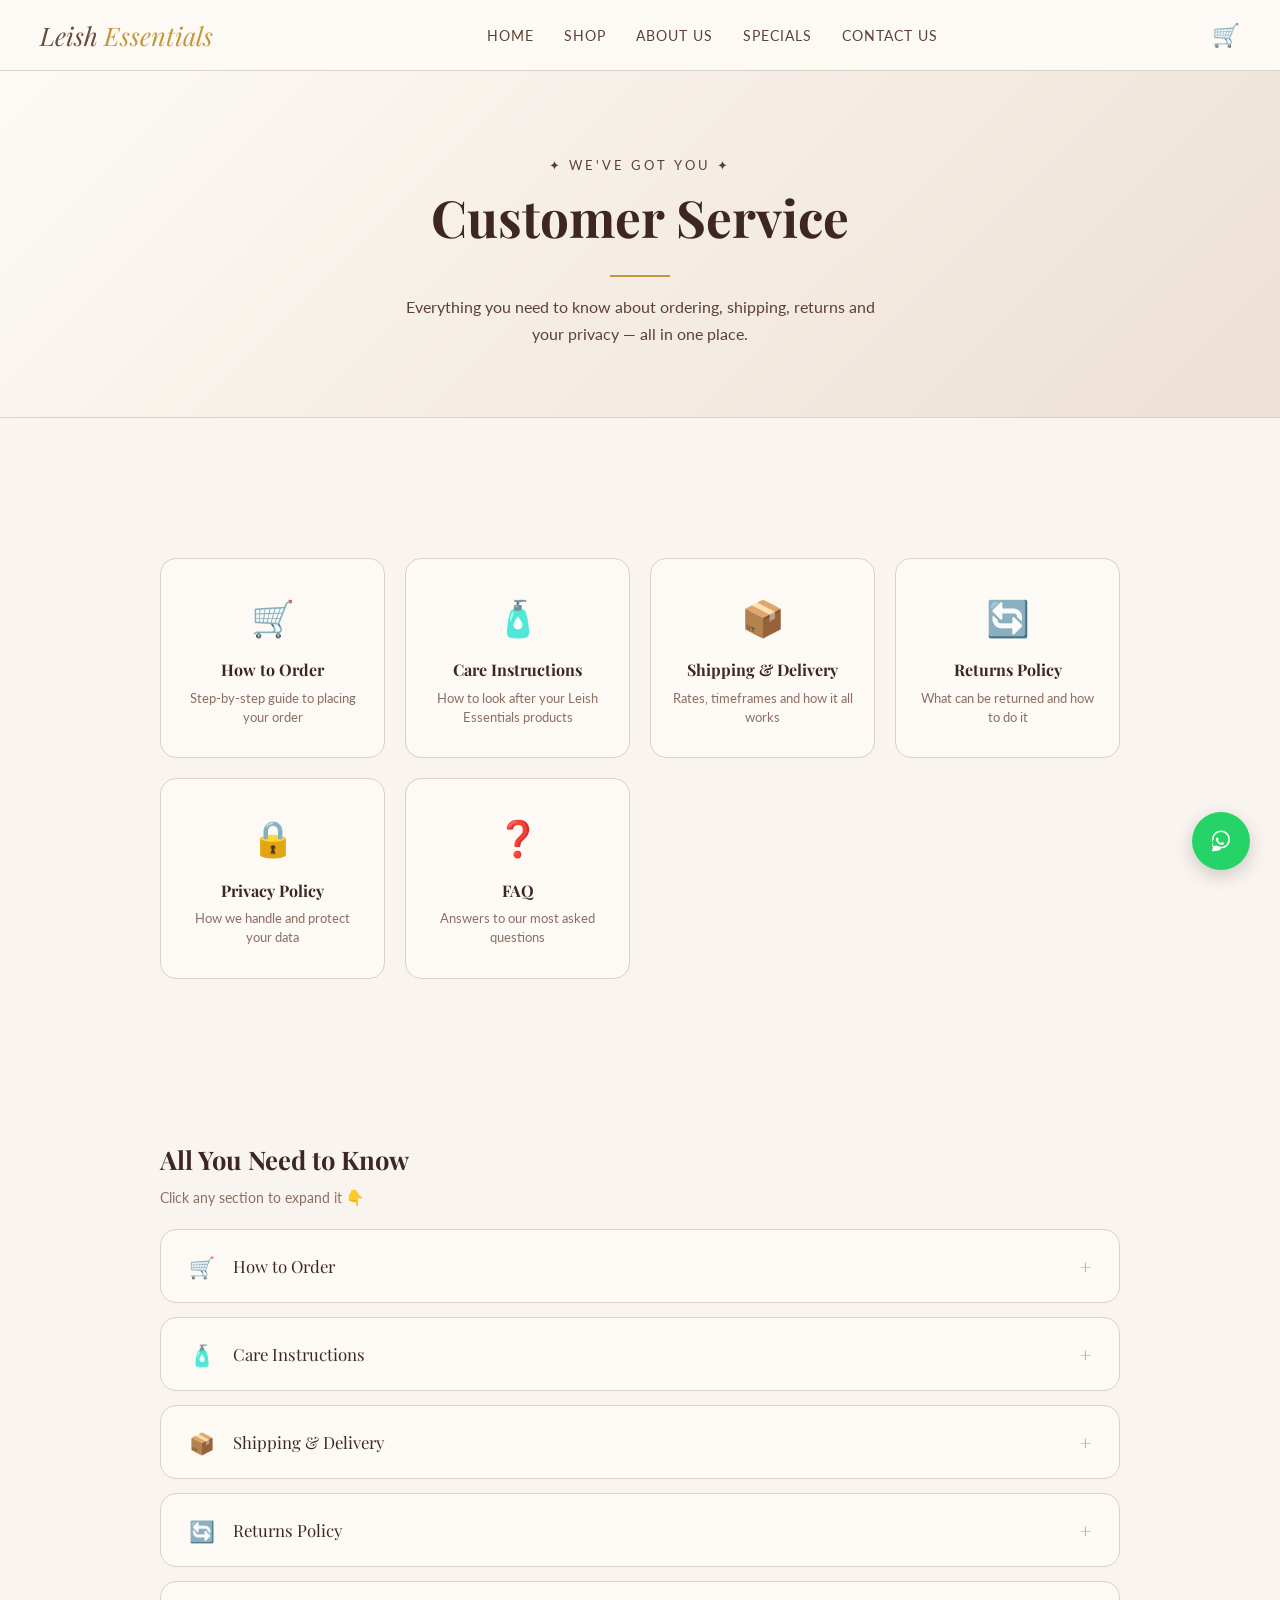
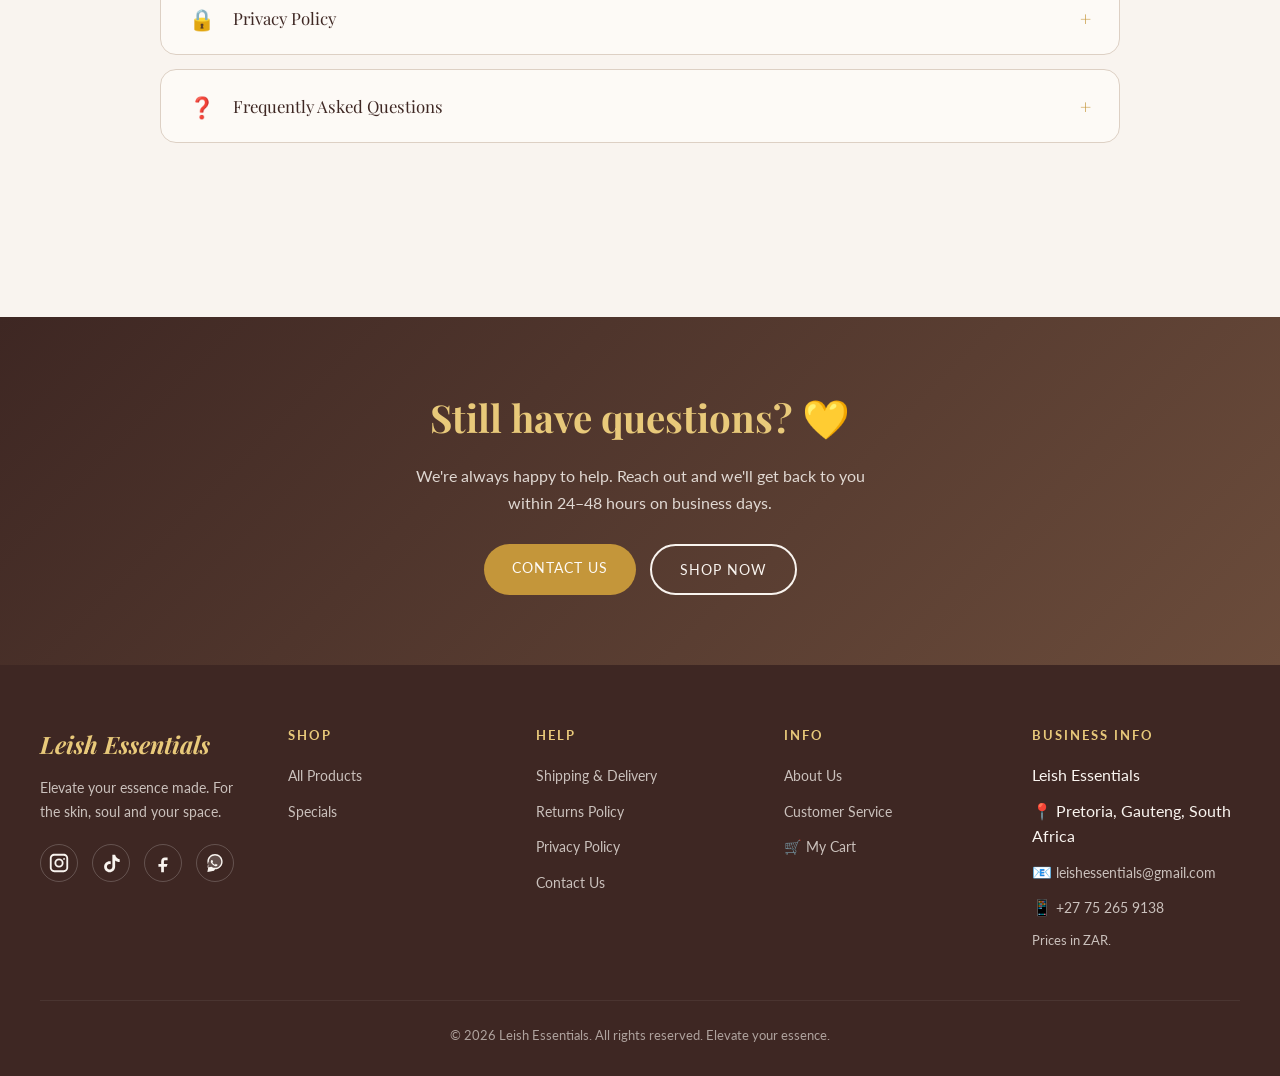
<file: customer-service.html>
<!DOCTYPE html>
<html lang="en">
<head>
  <meta charset="UTF-8"/>
  <meta name="viewport" content="width=device-width, initial-scale=1.0"/>

  <title>Customer Service — Shipping, Returns & Privacy | Leish Essentials</title>

  <meta name="description" content="Customer service for Leish Essentials handcrafted candles. Find shipping & delivery rates, processing times, returns policy, and privacy information. Pretoria, Gauteng. Nationwide delivery across South Africa.">

  <meta name="keywords" content="customer service leish essentials, shipping and delivery south africa, candles delivery pretoria, shipping rates gauteng, returns policy candles, privacy policy leish essentials, nationwide delivery south africa">

  <meta name="author" content="Leish Essentials">
  <meta name="robots" content="index, follow">

  <!-- Open Graph -->
  <meta property="og:title" content="Customer Service — Shipping, Returns & Privacy | Leish Essentials">
  <meta property="og:description" content="Find shipping & delivery rates, processing times, returns policy and privacy information for Leish Essentials candles. Nationwide delivery.">
  <meta property="og:type" content="website">
  <meta property="og:site_name" content="Leish Essentials">
  <meta property="og:image" content="https://leisha-http.github.io/leish-essentials/IMG-20260314-WA0071.jpg">
  <meta property="og:url" content="https://leisha-http.github.io/leish-essentials/customer-service.html">

  <!-- Twitter -->
  <meta name="twitter:card" content="summary_large_image">
  <meta name="twitter:title" content="Customer Service — Shipping, Returns & Privacy | Leish Essentials">
  <meta name="twitter:description" content="Shipping, returns and privacy info for Leish Essentials candles. Pretoria + nationwide delivery.">

  <link rel="stylesheet" href="style.css"/>
  <style>
    /* ── PAGE HERO ── */
    .cs-hero {
      background: linear-gradient(135deg, var(--warm-white) 0%, #EDE0D4 100%);
      padding: 70px 20px;
      text-align: center;
      border-bottom: 1px solid var(--border);
    }

    .cs-hero h1 {
      font-family: var(--font-heading);
      font-size: clamp(2rem, 5vw, 3.2rem);
      color: var(--dark-brown);
      margin-bottom: 14px;
    }

    .cs-hero p {
      color: var(--text-medium);
      max-width: 500px;
      margin: 14px auto 0;
      line-height: 1.7;
    }

    /* ── QUICK LINKS GRID ── */
    .cs-quick-grid {
      display: grid;
      grid-template-columns: repeat(auto-fit, minmax(200px, 1fr));
      gap: 20px;
      max-width: 1000px;
      margin: 0 auto;
      padding: 60px 20px 20px;
    }

    .cs-quick-card {
      background: var(--warm-white);
      border: 1px solid var(--border);
      border-radius: 16px;
      padding: 30px 20px;
      text-align: center;
      cursor: pointer;
      transition: all 0.3s;
      text-decoration: none;
    }

    .cs-quick-card:hover {
      transform: translateY(-5px);
      box-shadow: 0 12px 35px var(--shadow);
      border-color: var(--gold);
    }

    .cs-quick-card .cs-icon {
      font-size: 2.2rem;
      margin-bottom: 12px;
    }

    .cs-quick-card h3 {
      font-family: var(--font-heading);
      font-size: 1rem;
      color: var(--dark-brown);
      margin-bottom: 6px;
    }

    .cs-quick-card p {
      font-size: 0.8rem;
      color: var(--text-light);
      line-height: 1.5;
    }

    /* ── SECTION LABEL ── */
    .cs-section-label {
      max-width: 1000px;
      margin: 50px auto 20px;
      padding: 0 20px;
    }

    .cs-section-label h2 {
      font-family: var(--font-heading);
      font-size: 1.6rem;
      color: var(--dark-brown);
      margin-bottom: 6px;
    }

    .cs-section-label p {
      color: var(--text-light);
      font-size: 0.9rem;
    }

    /* ── ACCORDION WRAPPER ── */
    .cs-accordion-wrapper {
      max-width: 1000px;
      margin: 0 auto;
      padding: 0 20px 80px;
    }

    /* ── ACCORDION OVERRIDES FOR CS PAGE ── */
    .cs-accordion-wrapper .accordion-item {
      margin-bottom: 14px;
      border-radius: 16px;
    }

    .cs-accordion-wrapper .accordion-header {
      padding: 22px 28px;
      font-size: 1.05rem;
    }

    .cs-accordion-wrapper .accordion-header .cs-acc-icon {
      font-size: 1.3rem;
      margin-right: 14px;
    }

    .cs-accordion-wrapper .accordion-header .header-left {
      display: flex;
      align-items: center;
      gap: 4px;
    }

    .cs-accordion-wrapper .accordion-body-inner {
      padding: 0 28px 28px;
    }

    .cs-accordion-wrapper .accordion-body-inner h4 {
      font-size: 0.95rem;
      margin: 18px 0 8px;
      color: var(--dark-brown);
    }

    .cs-accordion-wrapper .accordion-body-inner p,
    .cs-accordion-wrapper .accordion-body-inner li {
      font-size: 0.9rem;
      color: var(--text-medium);
      line-height: 1.8;
    }

    .cs-accordion-wrapper .accordion-body-inner ul {
      padding-left: 20px;
      margin-top: 8px;
    }

    .cs-accordion-wrapper .accordion-body-inner ul li {
      margin-bottom: 8px;
    }

    /* ── HIGHLIGHT BOX ── */
    .highlight-box {
      background: var(--cream);
      border-left: 3px solid var(--gold);
      border-radius: 0 10px 10px 0;
      padding: 14px 18px;
      margin: 16px 0;
      font-size: 0.88rem;
      color: var(--text-medium);
      line-height: 1.7;
    }

    /* ── SHIPPING RATE TABLE ── */
    .rate-table {
      width: 100%;
      border-collapse: collapse;
      margin: 16px 0;
      font-size: 0.88rem;
    }

    .rate-table th {
      background: var(--brown);
      color: var(--cream);
      padding: 10px 16px;
      text-align: left;
      font-weight: 700;
      letter-spacing: 0.5px;
    }

    .rate-table th:first-child {
      border-radius: 8px 0 0 0;
    }

    .rate-table th:last-child {
      border-radius: 0 8px 0 0;
    }

    .rate-table td {
      padding: 10px 16px;
      border-bottom: 1px solid var(--border);
      color: var(--text-medium);
    }

    .rate-table tr:nth-child(even) td {
      background: var(--cream);
    }

    .rate-table tr:last-child td {
      border-bottom: none;
    }

    .rate-table .premium-row td {
      color: var(--brown);
      font-weight: 700;
    }

    /* ── CTA BANNER ── */
    .cs-cta {
      background: linear-gradient(135deg, var(--dark-brown), var(--brown));
      padding: 70px 20px;
      text-align: center;
    }

    .cs-cta h2 {
      font-family: var(--font-heading);
      font-size: clamp(1.6rem, 4vw, 2.4rem);
      color: var(--light-gold);
      margin-bottom: 14px;
    }

    .cs-cta p {
      color: var(--cream);
      opacity: 0.85;
      max-width: 450px;
      margin: 0 auto 28px;
      line-height: 1.7;
    }

    .cs-cta-buttons {
      display: flex;
      gap: 14px;
      justify-content: center;
      flex-wrap: wrap;
    }

    /* ── RESPONSIVE ── */
    @media (max-width: 600px) {
      .cs-quick-grid {
        grid-template-columns: 1fr 1fr;
        padding: 40px 16px 10px;
      }

      .cs-accordion-wrapper .accordion-header {
        padding: 18px 20px;
        font-size: 0.95rem;
      }

      .cs-accordion-wrapper .accordion-body-inner {
        padding: 0 20px 24px;
      }

      .rate-table th,
      .rate-table td {
        padding: 8px 10px;
        font-size: 0.8rem;
      }
    }
  </style>
</head>
<body>

  <!-- NAVIGATION -->
  <nav>
    <div class="nav-container">
      <a href="index.html" class="nav-logo">Leish <span>Essentials</span></a>
      <ul class="nav-links">
        <li><a href="index.html">Home</a></li>
        <li><a href="shop.html">Shop</a></li>
        <li><a href="about.html">About Us</a></li>
        <li><a href="specials.html">Specials</a></li>
        <li><a href="contact.html">Contact Us</a></li>
      </ul>
      <div class="nav-right">
  <a href="cart.html" class="cart-icon">
    🛒<span class="cart-count" id="cartCount">0</span>
  </a>
  <button class="hamburger" id="hamburger" aria-label="Menu">
    <span></span><span></span><span></span>
  </button>
</div>
    </div>

    <!-- Search Results -->
    <div class="search-results" id="searchResults"></div>
    <div class="mobile-nav" id="mobileNav">
      <a href="index.html">Home</a>
      <a href="shop.html">Shop</a>
      <a href="about.html">About Us</a>
      <a href="specials.html">Specials</a>
      <a href="contact.html">Contact Us</a>
      <a href="cart.html">🛒 Cart</a>
    </div>
</div>
  </nav>

  <!-- HERO -->
  <div class="cs-hero">
    <p class="hero-eyebrow">✦ We've Got You ✦</p>
    <h1>Customer Service</h1>
    <div class="section-divider"></div>
    <p>
      Everything you need to know about ordering, shipping, returns
      and your privacy — all in one place. 
    </p>
  </div>

 
<!-- QUICK LINKS -->
<section style="background: var(--cream);">
  <div class="cs-quick-grid">
    <a class="cs-quick-card" href="#how-to-order" onclick="openAccordion('how-to-order')">
      <div class="cs-icon">🛒</div>
      <h3>How to Order</h3>
      <p>Step-by-step guide to placing your order</p>
    </a>
    <a class="cs-quick-card" href="#care" onclick="openAccordion('care')">
      <div class="cs-icon">🧴</div>
      <h3>Care Instructions</h3>
      <p>How to look after your Leish Essentials products</p>
    </a>
    <a class="cs-quick-card" href="#shipping" onclick="openAccordion('shipping')">
      <div class="cs-icon">📦</div>
      <h3>Shipping & Delivery</h3>
      <p>Rates, timeframes and how it all works</p>
    </a>
    <a class="cs-quick-card" href="#returns" onclick="openAccordion('returns')">
      <div class="cs-icon">🔄</div>
      <h3>Returns Policy</h3>
      <p>What can be returned and how to do it</p>
    </a>
    <a class="cs-quick-card" href="#privacy" onclick="openAccordion('privacy')">
      <div class="cs-icon">🔒</div>
      <h3>Privacy Policy</h3>
      <p>How we handle and protect your data</p>
    </a>
    <a class="cs-quick-card" href="#faq" onclick="openAccordion('faq')">
      <div class="cs-icon">❓</div>
      <h3>FAQ</h3>
      <p>Answers to our most asked questions</p>
    </a>
  </div>
</section>

  <!-- POLICIES ACCORDION -->
  <section style="background: var(--cream); padding-top: 10px;">

    <div class="cs-section-label">
      <h2>All You Need to Know</h2>
      <p>Click any section to expand it 👇</p>
    </div>

    <div class="cs-accordion-wrapper">

      <!-- HOW TO ORDER -->
      <div class="accordion-item" id="how-to-order">
        <button class="accordion-header">
          <span class="header-left">
            <span class="cs-acc-icon">🛒</span>
            How to Order
          </span>
          <span class="accordion-icon">+</span>
        </button>
        <div class="accordion-body">
          <div class="accordion-body-inner">

            <div class="highlight-box">
              🌿 We keep it simple! No account needed, no complicated checkout.
              Just browse, add to cart, fill in a form and we handle the rest.
            </div>

            <h4>Step 1 — Browse & Add to Cart</h4>
            <p>Head to our <a href="shop.html" style="color:var(--gold); font-weight:700;">
            Shop page</a> and click <strong>"Add to Cart 🛒"</strong> on any
            product you love. You can add as many items as you like —
            your cart is saved automatically.</p>

            <h4>Step 2 — Review Your Cart</h4>
            <p>Click the 🛒 icon at the top of the page to view your cart.
            Here you can adjust quantities, remove items and choose your
            shipping option.</p>

            <h4>Step 3 — Choose Your Shipping</h4>
            <p>Select whether you're based <strong>within Gauteng</strong> or
            <strong>outside Gauteng</strong>, then choose between
            <strong>Standard</strong> or <strong>Premium/Express</strong> shipping.
            Your delivery fee will be calculated automatically.</p>

            <h4>Step 4 — Place Your Order</h4>
            <p>Click <strong>"Place Order"</strong> and you'll be required to fill in your name, email address,phone number, delivery
            address and any special notes.</p>

            <h4>Step 5 — Receive Your Confirmation</h4>
            <p>After submitting your form, we'll email you:</p>
            <ul>
              <li>Your full order summary</li>
              <li>Our banking details for payment</li>
              <li>An estimated delivery timeframe</li>
            </ul>

            <h4>Step 6 — Make Your Payment</h4>
            <p>Pay via <strong>EFT</strong> using the banking details we send you.
            Please use your <strong>name as the payment reference</strong>
            so we can match your payment to your order.</p>

            <h4>Step 7 — We Get to Work! 🌿</h4>
            <p>Once payment is confirmed, we prepare your order with love
            and dispatch it within <strong>5-7 business days</strong>.
                        You'll receive a tracking number via email/whatsapp once your order is on its way.</p>

          </div>
        </div>
      </div>

<!-- CARE INSTRUCTIONS -->
<div class="accordion-item" id="care">
  <button class="accordion-header">
    <span class="header-left">
      <span class="cs-acc-icon">🧴</span>
      Care Instructions
    </span>
    <span class="accordion-icon">+</span>
  </button>
  <div class="accordion-body">
    <div class="accordion-body-inner">

      <div class="highlight-box">
        💛 Looking after your Leish Essentials products properly ensures 
        you get the most out of every single one. Here's everything you 
        need to know!
      </div>

      <!-- CANDLE CARE -->
      <div style="background-color: #f9f9f9; padding: 15px; border-left: 4px solid var(--gold); margin: 20px 0;">
        <h4 style="margin-top: 0;">🕯️ Candle Care</h4>
        <ul style="font-size: 0.85rem; color: var(--text-light);">
          <li><strong>First Burn:</strong> Always allow your candle to burn until the entire 
              top layer of wax has melted on the first use. This prevents tunnelling 
              and ensures an even burn every time.</li>
          <li><strong>Burn Time:</strong> Never burn your candle for more than 
              <strong>4 hours at a time</strong>. Allow it to cool and resolidify 
              before relighting.</li>
          <li><strong>Wick Trimming:</strong> Always trim your wick to 
              <strong>5mm</strong> before each burn. This prevents black soot, 
              mushrooming and uneven flames.</li>
          <li><strong>Safety:</strong> Never leave a burning candle unattended. 
              Keep away from children, pets, drafts and flammable materials.</li>
          <li><strong>Storage:</strong> Store in a cool, dry place away from 
              direct sunlight to prevent discolouration or melting.</li>
          <li><strong>Last Burn:</strong> Stop burning when 
              <strong>1cm of wax</strong> remains at the bottom to protect 
              the container from heat damage.</li>
        </ul>
      </div>

      <!-- BODY BUTTER CARE -->
      <div style="background-color: #f9f9f9; padding: 15px; border-left: 4px solid var(--gold); margin: 20px 0;">
        <h4 style="margin-top: 0;">🧴 Body Butter Care</h4>
        <ul style="font-size: 0.85rem; color: var(--text-light);">
          <li><strong>Application:</strong> Apply to clean, slightly damp skin 
              for best absorption. A little goes a long way!</li>
          <li><strong>Storage:</strong> Store in a cool, dry place away from 
              direct sunlight and heat. Do not store in a hot bathroom or 
              near a window.</li>
          <li><strong>Temperature:</strong> Body butters are natural and 
              <strong>will soften in heat</strong> and firm up in cold — 
              this is completely normal and does not affect quality.</li>
          <li><strong>Hygiene:</strong> Always use clean, dry hands or a 
              spatula when scooping your butter to prevent contamination.</li>
          <li><strong>Shelf Life:</strong> Best used within 
              <strong>6–12 months</strong> of purchase.</li>
        </ul>
      </div>

      <!-- BODY OIL & HAIR OIL CARE -->
      <div style="background-color: #f9f9f9; padding: 15px; border-left: 4px solid var(--gold); margin: 20px 0;">
        <h4 style="margin-top: 0;">💆 Body Oil & Hair Oil Care</h4>
        <ul style="font-size: 0.85rem; color: var(--text-light);">
          <li><strong>Body Oil:</strong> Apply to clean, damp skin after 
              showering for maximum absorption and a lasting glow.</li>
          <li><strong>Hair Oil:</strong> Apply a small amount to the ends 
              of hair or scalp. Avoid over-applying to roots to prevent 
              greasiness.</li>
          <li><strong>Storage:</strong> Keep bottles tightly closed and 
              store away from direct sunlight and extreme heat.</li>
          <li><strong>Shelf Life:</strong> Best used within 
              <strong>12 months</strong> of purchase.</li>
          <li><strong>Patch Test:</strong> If you have sensitive skin, 
              always do a patch test before full application.</li>
        </ul>
      </div>

      <!-- SOAP CARE -->
      <div style="background-color: #f9f9f9; padding: 15px; border-left: 4px solid var(--gold); margin: 20px 0;">
        <h4 style="margin-top: 0;">🧼 Soap Care</h4>
        <ul style="font-size: 0.85rem; color: var(--text-light);">
          <li><strong>Keep it Dry:</strong> Always allow your soap to 
              <strong>dry completely between uses</strong>. Use a 
              well-draining soap dish to prevent it from sitting in water.</li>
          <li><strong>Storage:</strong> Store unused soaps in a cool, 
              dry place. Avoid humid environments.</li>
          <li><strong>Appearance:</strong> Natural soaps may develop a 
              white haze called "soap bloom" — this is completely normal 
              and does not affect quality. Simply rinse it off.</li>
          <li><strong>Shelf Life:</strong> Best used within 
              <strong>12 months</strong> of purchase.</li>
        </ul>
      </div>

      <!-- LIP GLOSS CARE -->
      <div style="background-color: #f9f9f9; padding: 15px; border-left: 4px solid var(--gold); margin: 20px 0;">
        <h4 style="margin-top: 0;">💄 Lip Gloss Care</h4>
        <ul style="font-size: 0.85rem; color: var(--text-light);">
          <li><strong>Hygiene:</strong> Never share your lip gloss with 
              others to prevent the spread of bacteria or infection.</li>
          <li><strong>Application:</strong> Use the provided applicator 
              only. Avoid touching the applicator directly to your lips 
              if possible — apply and then press lips together.</li>
          <li><strong>Storage:</strong> Store upright in a cool, dry place 
              away from direct sunlight. Do not leave in a hot car or 
              near a heat source.</li>
          <li><strong>Shelf Life:</strong> Best used within 
              <strong>6–12 months</strong> of opening.</li>
        </ul>
      </div>

      <!-- RESIN CARE -->
      <div style="background-color: #f9f9f9; padding: 15px; border-left: 4px solid var(--gold); margin: 20px 0;">
        <h4 style="margin-top: 0;">🌀 Resin Product Care</h4>
        <ul style="font-size: 0.85rem; color: var(--text-light);">
          <li><strong>Sunlight:</strong> Avoid prolonged exposure to 
              direct sunlight as this can cause yellowing or fading 
              of the resin over time.</li>
          <li><strong>Heat:</strong> Do not place resin items near 
              direct heat sources (e.g. stoves, heaters, car dashboards 
              in summer) as resin can warp or soften.</li>
          <li><strong>Cleaning:</strong> Wipe gently with a soft, 
              dry or slightly damp cloth. Avoid harsh chemicals or 
              abrasive cloths.</li>
          <li><strong>Handling:</strong> Although resin is durable, 
              avoid dropping your pieces as they can chip or crack 
              on hard surfaces.</li>
        </ul>
      </div>

      <!-- PRINTED ITEMS CARE -->
      <div style="background-color: #f9f9f9; padding: 15px; border-left: 4px solid var(--gold); margin: 20px 0;">
        <h4 style="margin-top: 0;">🖊️ Printed Items Care (Cups, Mugs & Shirts)</h4>
        <ul style="font-size: 0.85rem; color: var(--text-light);">
          <li><strong>Cups & Mugs:</strong> Hand wash only — 
              <strong>do not put in the dishwasher</strong> as this can 
              cause the design to peel or fade over time.</li>
          <li><strong>Shirts:</strong> Wash inside out on a 
              <strong>gentle, cold cycle</strong>. Do not tumble dry or 
              iron directly over the printed design.</li>
          <li><strong>General:</strong> Avoid soaking printed items 
              for extended periods and do not use bleach or harsh 
              detergents on the printed areas.</li>
        </ul>
      </div>

    </div>
  </div>
</div>   
      <!-- SHIPPING & DELIVERY -->
      <div class="accordion-item" id="shipping">
        <button class="accordion-header">
          <span class="header-left">
            <span class="cs-acc-icon">📦</span>
            Shipping & Delivery
          </span>
          <span class="accordion-icon">+</span>
        </button>
        <div class="accordion-body">
          <div class="accordion-body-inner">

            <div class="highlight-box">
              📍 We're based in Pretoria, Gauteng and we deliver
              across all of South Africa.
            </div>

            <h4>Processing Time</h4>
<p style="background-color: #fff9e6; padding: 10px; border-radius: 5px; font-size: 0.85rem; border: 1px solid #ffeeba;">
  🕒 <strong>Ordered the wrong thing? or filled in the wrong delivery address</strong> You have <strong>4 hours</strong> from the time of purchase to 
  <a href="contact.html" style="color:var(--gold); font-weight:700;">contact us</a> on our contact page or Whatsapp us to change your order. 
  Once your order has been processed for the courier, no further changes can be made.
</p>

            <p>All orders are processed within <strong>5-7 business days</strong>
            after payment confirmation. Orders placed on weekends or public
            holidays will be processed on the next business day.</p>

            <h4>Delivery Rates & Timeframes</h4>
            <table class="rate-table">
              <thead>
                <tr>
                  <th>Location</th>
                  <th>Shipping Type</th>
                  <th>Rate</th>
                  <th>Est. Time</th>
                </tr>
              </thead>
              <tbody>
                <tr>
                  <td>Within Gauteng</td>
                  <td>Standard 📦</td>
                  <td><strong>R95</strong></td>
                  <td>4-5 business days</td>
                </tr>
                <tr class="premium-row">
                  <td>Within Gauteng</td>
                  <td>Premium / Express ⚡</td>
                  <td><strong>R125</strong></td>
                  <td>2-3 business days</td>
                </tr>
                <tr>
                  <td>Outside Gauteng</td>
                  <td>Standard 📦</td>
                  <td><strong>R110</strong></td>
                  <td>5-7 business days</td>
                </tr>
                <tr class="premium-row">
                  <td>Outside Gauteng</td>
                  <td>Premium / Express ⚡</td>
                  <td><strong>R145</strong></td>
                  <td>3-4 business days</td>
                </tr>
              </tbody>
            </table>

            <h4>How Shipping Works</h4>
            <p>Your shipping fee is calculated automatically in your cart
            based on your location and chosen shipping type. Once you
            place your order via our form, delivery is arranged after
            payment has been received and confirmed.</p>

            <h4>Order Tracking</h4>
            <p>Once your order has been dispatched, we'll send you a
            <strong>tracking number via email/whatsapp</strong> so you can
            follow your parcel's journey all the way to your door/locker.</p>

            
<h4>Please Note</h4>
<ul>
  <li>🎉 <strong>Free shipping on all orders over R900!</strong></li>
  <li>We deliver to <strong>physical addresses only</strong>
      — no PO Boxes</li>
  <li>Leish Essentials is not responsible for delays
      caused by the courier</li>
  <li>Always double-check your delivery address when
      placing your order</li>
  <li>Delivery times are estimates and may vary during
      peak periods</li>
</ul>
<!-- LOCAL COLLECTION -->
<div style="background-color: #f9f9f9; padding: 15px; border-left: 4px solid var(--gold); margin: 20px 0;">
  <h4 style="margin-top: 0;">🏠 Local Collection — Pretoria</h4>
  <p style="font-size: 0.9rem; color: var(--text-dark);">
    Based in Pretoria? You're welcome to collect your order from our 
    designated collection point and save on shipping costs! 💛
  </p>
  <ul style="font-size: 0.85rem; color: var(--text-light);">
    <li><strong>Who is this for:</strong> Customers based in 
        <strong>Pretoria, Gauteng</strong> only.</li>
    <li><strong>Cost:</strong> 
        <strong>No shipping fee</strong> — collection is free.</li>
    <li><strong>Collection Days & Hours:</strong> 
        <strong>Saturdays & Sundays — 10:00 to 14:00 only.</strong></li>
    <li><strong>How it works:</strong> Select "Local Collection" 
        when placing your order. Once your order is ready, we will 
        notify you via <strong>WhatsApp or email</strong> with the 
        collection point address.</li>
    <li><strong>Processing Time:</strong> Same as standard orders — 
        <strong>5–7 business days</strong> after payment confirmation. 
        We will let you know when your order is ready for collection.</li>
    <li><strong>Please note:</strong> Collections are 
        <strong>only accepted during the above hours</strong>. 
        We are unable to accommodate collections outside of these times. 
        Please do not arrive before receiving your ready notification. 🙏</li>
  </ul>
</div>

          </div>
        </div>
      </div>
<!-- RETURNS POLICY -->
<div class="accordion-item" id="returns">
  <button class="accordion-header">
    <span class="header-left">
      <span class="cs-acc-icon">🔄</span>
      Returns Policy
    </span>
    <span class="accordion-icon">+</span>
  </button>
  <div class="accordion-body">
    <div class="accordion-body-inner">

      <div class="highlight-box">
        💛 Every Leish Essentials product is handcrafted with care and intention.
        To ensure hygiene and safety for all our customers, we maintain a
        strict policy regarding used, opened, or tampered-with artisanal goods.
      </div>

      <!-- WHAT CAN BE RETURNED -->
      <h4>What Can Be Returned</h4>
      <p>Returns are strictly limited to the following circumstances:</p>
      <ul>
        <li>Items with <strong>verified manufacturing defects</strong>.</li>
        <li><strong>Incorrect items</strong> sent (must be reported before opening the product seal).</li>
        <li>Items significantly damaged during transit (see <em>Courier Terms</em> below).</li>
      </ul>

      <!-- THE ARTISANAL DIFFERENCE -->
      <div class="info-section" style="margin-bottom: 30px;">
        <h4>✨ The Artisanal Difference</h4>
        <p style="font-size: 0.9rem; color: var(--text-dark); line-height: 1.6;">
          At Leish Essentials, every product — from our <strong>candles</strong> and <strong>soaps</strong> 
          to our <strong>body butters</strong>, <strong>body oils</strong>, <strong>hair oils</strong>, 
          <strong>lip glosses</strong>, and <strong>resin products</strong> — is handcrafted in small batches. 
          Because we use natural ingredients and manual techniques, please note:
        </p>
        <ul style="font-size: 0.85rem; color: var(--text-light);">
          <li><strong>Appearance:</strong> Slight variations in colour, shape, or botanical placement 
              are normal and make your product unique.</li>
          <li><strong>Texture & Consistency:</strong> Hand-whipped butters, oils, and soaps may react 
              to temperature changes during transit (e.g., softening in heat or slight cloudiness in cold). 
              This does not affect the quality or safety of the product.</li>
          <li><strong>Scent:</strong> Small variations in scent intensity can occur between batches 
              due to the nature of organic essential oils and fragrances.</li>
          <li><strong>Resin Products:</strong> Each resin piece is individually handmade. Slight 
              variations in colour, finish, or design are expected and are part of what makes 
              each piece one of a kind.</li>
        </ul>
        <p style="font-size: 0.85rem; font-style: italic;">
          These characteristics are a guarantee of a truly handmade product, not a defect.
        </p>
      </div>

      <!-- CRICUT / PRINTED ITEMS -->
      <div style="background-color: #f9f9f9; padding: 15px; border-left: 4px solid var(--gold); margin: 20px 0;">
        <h4 style="margin-top: 0;">🖊️ Printed Items (Cups, Mugs & Shirts)</h4>

        <p style="font-size: 0.9rem; color: var(--text-dark);">
          Leish Essentials offers a growing range of printed items including 
          <strong>cups, mugs and t-shirts</strong>. All items are currently 
          <strong>sold as finished, pre-made products</strong> — what you see 
          is what you receive. Please read carefully before ordering:
        </p>

        <!-- WHAT WE CURRENTLY OFFER -->
        <h5 style="margin-bottom: 6px; color: var(--text-dark);">✅ What Is Currently Available</h5>
        <ul style="font-size: 0.85rem; color: var(--text-light);">
          <!-- Update this list as your capabilities grow -->
          <li>Pre-made designs — <strong>ready to purchase as displayed</strong></li>
          <li>Your <strong>choice of text colour</strong> from our available colour range 
              when adding a name or short word</li>
          <li>A <strong>name or short word</strong> can be added to cups, mugs and shirts 
              in your choice of colour</li>
        </ul>

        <!-- WHAT IS NOT YET AVAILABLE -->
        <h5 style="margin-bottom: 6px; color: var(--text-dark);">🚫 Not Yet Available</h5>
        <ul style="font-size: 0.85rem; color: var(--text-light);">
          <!-- Remove items from this list as your capabilities grow -->
          <li>Custom images, logos, or graphics on items</li>
          <li>Sublimation printing</li>
          <li>Complex or detailed custom designs</li>
          <li>Full-colour photo printing</li>
        </ul>

        <!-- COMING SOON -->
        <h5 style="margin-bottom: 6px; color: var(--text-dark);">🌟 Growing With Us — Coming Soon</h5>
        <p style="font-size: 0.85rem; color: var(--text-light); font-style: italic;">
          Leish Essentials is constantly expanding. As we invest in new equipment and develop 
          new skills, we will update this section with everything we are now able to offer. 
          Watch this space — exciting things are coming! 💛
        </p>

        <!-- RETURNS FOR PRINTED ITEMS -->
        <h5 style="margin-bottom: 6px; color: var(--text-dark);">🔄 Returns on Printed Items</h5>
        <ul style="font-size: 0.85rem; color: var(--text-light);">
          <li>All printed items are <strong>sold as finished products</strong>. 
              No customisation beyond what is listed above is available at this time.</li>
          <li>Where a name or text is added, you are responsible for confirming 
              <strong>correct spelling and colour choice</strong> before your order is processed.</li>
          <li><strong>No returns or refunds</strong> will be accepted once your item has been made, 
              unless there is a verified defect caused by us.</li>
          <li>Items are <strong>not eligible for return</strong> due to change of mind.</li>
        </ul>
      </div>

      <!-- RESIN PRODUCTS -->
      <div style="background-color: #f9f9f9; padding: 15px; border-left: 4px solid var(--gold); margin: 20px 0;">
        <h4 style="margin-top: 0;">🌀 Resin Products</h4>

        <p style="font-size: 0.9rem; color: var(--text-dark);">
          Our resin pieces are handcrafted individually and can be personalised 
          to your preference. Please read carefully before placing a resin order:
        </p>

        <!-- WHAT YOU CAN PERSONALISE -->
        <h5 style="margin-bottom: 6px; color: var(--text-dark);">✅ What You Can Personalise</h5>
        <ul style="font-size: 0.85rem; color: var(--text-light);">
          <!-- Update this list as your resin capabilities grow -->
          <li>Your <strong>choice of colour</strong> or colour combination</li>
          <li>Your <strong>choice of image or picture</strong> to be embedded in the resin</li>
        </ul>

        <!-- NATURE OF RESIN -->
        <h5 style="margin-bottom: 6px; color: var(--text-dark);">⚠️ Important — The Nature of Resin</h5>
        <ul style="font-size: 0.85rem; color: var(--text-light);">
          <li>Resin is a <strong>natural handmade material</strong> — slight variations in finish, 
              colour depth, or texture between your order and any reference image are completely 
              normal and are <strong>not considered defects.</strong></li>
          <li>Colours may appear <strong>slightly different</strong> once cured compared 
              to the liquid resin stage.</li>
          <li>Each piece is <strong>one of a kind</strong> — no two resin products 
              will ever look exactly the same.</li>
        </ul>

        <!-- COMING SOON FOR RESIN -->
        <h5 style="margin-bottom: 6px; color: var(--text-dark);">🌟 Growing With Us</h5>
        <p style="font-size: 0.85rem; color: var(--text-light); font-style: italic;">
          We are continuously expanding our resin range and techniques. 
          As our skills and product offering grow, we will update what is available here. 💛
        </p>

        <!-- RETURNS FOR RESIN -->
        <h5 style="margin-bottom: 6px; color: var(--text-dark);">🔄 Returns on Resin Products</h5>
        <ul style="font-size: 0.85rem; color: var(--text-light);">
          <li>Because every resin piece is <strong>made to your personal specification</strong>, 
              we are <strong>unable to accept returns or offer refunds</strong> 
              once production has begun.</li>
          <li>You are responsible for confirming your <strong>colour choice and image</strong> 
              before your order is processed.</li>
          <li>Returns will only be considered in the case of a 
              <strong>verified manufacturing defect</strong> on our part.</li>
          <li><strong>Colour variation and natural resin characteristics</strong> are 
              not accepted as grounds for a return.</li>
        </ul>
      </div>

      <!-- WHAT CANNOT BE RETURNED -->
      <h4>What Cannot Be Returned</h4>
      <p>For hygiene and safety reasons, <strong>no exceptions</strong> are made for:</p>
      <ul>
        <li>Products where the <strong>seal is broken</strong> or original packaging is opened 
            — including body butters, body oils, hair oils, soaps, and lip glosses.</li>
        <li>Candles that have been <strong>lit, used, or where the wax has been tampered with</strong>.</li>
        <li><strong>Lip gloss</strong> that has been opened or used 
            (for hygiene reasons, no exceptions).</li>
        <li><strong>Printed items</strong> (cups, mugs, shirts) once production has begun.</li>
        <li><strong>Resin products</strong> once production has begun.</li>
        <li>Items purchased during a <strong>sale, special promotion, or as a gift</strong>.</li>
        <li>Claims made <strong>after 48 hours</strong> of delivery.</li>
        <li>"Change of mind" on any artisanal, printed, or personalised product.</li>
      </ul>

      <!-- COURIER & TRANSIT -->
      <div style="background-color: #f9f9f9; padding: 15px; border-left: 4px solid var(--gold); margin: 20px 0;">
        <h4 style="margin-top: 0;">📦 Courier & Transit Terms</h4>
        <p style="font-size: 0.9rem;">
          Leish Essentials uses third-party courier services. While we pack every order 
          with maximum protection, we are <strong>not liable</strong> for delays or 
          mishandling caused by the courier.
        </p>
        <ul style="font-size: 0.85rem;">
          <li><strong>Inspect on Arrival:</strong> Any transit damage must be reported 
              within <strong>48 hours</strong> of the tracking link showing "Delivered."</li>
          <li><strong>Evidence Required:</strong> You MUST provide photos of the 
              <strong>unopened shipping box</strong> and the shipping label 
              to process a transit claim.</li>
          <li><strong>Lost Packages:</strong> If a package is marked "Delivered" but not received, 
              we will assist in a courier investigation. No refunds will be issued until 
              the courier completes their formal inquiry.</li>
        </ul>
      </div>

      <!-- HOW TO START A RETURN -->
      <h4>How to Start a Return</h4>
      <p>Contact us via our
        <a href="contact.html" style="color:var(--gold); font-weight:700;">Contact Page</a>
        within <strong>48 hours</strong> of receiving your order. Please include:
      </p>
      <ul>
        <li>Your Order Number, Email address and full name.</li>
        <li>Clear, high-resolution photos of the <strong>outer packaging</strong> 
            and the <strong>specific defect</strong>.</li>
        <li>A brief description of the issue.</li>
      </ul>

      <!-- RETURN SHIPPING & REFUNDS -->
      <h4>Return Shipping & Refunds</h4>
      <p>
        Return shipping costs are the responsibility of the <strong>customer</strong>.
        If our inspection confirms a manufacturing defect, we will refund the shipping 
        cost and the item value. If the defect is found to be 
        <strong>falsified or caused by customer mishandling</strong>, no refund will be issued.
      </p>
      <p>Refunds are processed via <strong>EFT</strong> within 5–7 business days 
         of inspection. Original shipping fees are non-refundable.</p>

      <!-- CPA NOTICE - only once -->
      <p style="margin-top:24px; font-size:0.85rem; color:var(--text-light); border-top: 1px solid #eee; padding-top: 10px;">
        Our returns policy is in accordance with the 
        <strong>Consumer Protection Act 68 of 2008 (CPA)</strong>. 
        Note that the CPA does not mandate returns for "change of mind" on handcrafted 
        health/beauty goods or items tailored to the consumer. 
        As a consumer you are entitled to fair, honest and transparent treatment at all times.
      </p>

    </div>
  </div>
</div>
      <!-- PRIVACY POLICY -->
      <div class="accordion-item" id="privacy">
        <button class="accordion-header">
          <span class="header-left">
            <span class="cs-acc-icon">🔒</span>
            Privacy Policy
          </span>
          <span class="accordion-icon">+</span>
        </button>
        <div class="accordion-body">
          <div class="accordion-body-inner">

            <div class="highlight-box">
              🔒 Your privacy matters to us. We are transparent about
              what we collect, why we collect it and how we use it.
              We will never sell your information.
            </div>

            <h4>Information We Collect</h4>
            <p>When you place an order or contact us, we collect:</p>
            <ul>
              <li>Your full name</li>
              <li>Email address</li>
              <li>Physical delivery address</li>
              <li>Order details and any notes you provide</li>
            </ul>

            <h4>How We Use Your Information</h4>
            <ul>
              <li>To process and fulfil your order</li>
              <li>To communicate with you about your order status</li>
              <li>To send you your tracking information</li>
              <li>To respond to any enquiries you send us</li>
            </ul>

            <h4>What We Do NOT Do</h4>
            <ul>
              <li>We do <strong>not</strong> sell your personal
                  information to any third parties</li>
              <li>We do <strong>not</strong> store your payment details
                  — payments are handled via EFT</li>
              <li>We do <strong>not</strong> send marketing emails
                  without your consent</li>
              <li>We do <strong>not</strong> use tracking cookies or
                  third-party analytics on our website</li>
            </ul>

            <h4>Data Security</h4>
            <p>Your information is handled with the utmost care. We use
            secure, trusted platforms (Formspree and Google Forms) to
            collect your data. We do not store any sensitive payment
            information on our end.</p>

            <h4>Cookies & Local Storage</h4>
            <p>Our website uses <strong>localStorage</strong> only to
            save your cart items between visits so you don't lose your
            selections. No tracking cookies or third-party analytics
            tools are used on this website.</p>

            <h4>Your Rights</h4>
            <p>You have the right to:</p>
            <ul>
              <li>Request access to the personal data we hold about you</li>
              <li>Request correction of any inaccurate information</li>
              <li>Request deletion of your personal data</li>
            </ul>
            <p>To exercise any of these rights, please contact us via our
            <a href="contact.html" style="color:var(--gold); font-weight:700;">
            Contact Page</a>.</p>

            
<p style="margin-top:20px; font-size:0.8rem; color:var(--text-light);">
  This Privacy Policy is in accordance with the 
  <strong>Protection of Personal Information Act (POPIA) — Act 4 of 2013</strong>
  and the <strong>Electronic Communications and Transactions Act (ECT Act) — Act 25 of 2002.</strong>
</p>
<p style="margin-top:10px; font-size:0.8rem; color:var(--text-light);">
  Last updated: March 2026
</p>

          </div>
        </div>
      </div>
      <!-- FAQ -->
<div class="accordion-item" id="faq">
  <button class="accordion-header">
    <span class="header-left">
      <span class="cs-acc-icon">❓</span>
      Frequently Asked Questions
    </span>
    <span class="accordion-icon">+</span>
  </button>
  <div class="accordion-body">
    <div class="accordion-body-inner">

      <div class="highlight-box">
        💛 Here are the answers to our most frequently asked questions.
        Still can't find what you're looking for? <a href="contact.html" style="color:var(--gold); font-weight:700;">Contact us</a>.
        We respond within 24–48 hours on business days.
      </div>

      <!-- Q1 -->
      <div style="border-bottom: 1px solid #eee; padding: 14px 0;">
        <h4 style="margin: 0 0 6px;">📦 Do you deliver nationwide?</h4>
        <p style="font-size: 0.88rem; color: var(--text-light); margin: 0;">
          Yes. We deliver <strong>nationwide across South Africa</strong>. We deliver to <strong>physical addresses only</strong> (no PO Boxes).
        </p>
      </div>

      <!-- Q2 -->
      <div style="border-bottom: 1px solid #eee; padding: 14px 0;">
        <h4 style="margin: 0 0 6px;">🕒 How long does it take to get my order?</h4>
        <p style="font-size: 0.88rem; color: var(--text-light); margin: 0;">
          Orders are processed within <strong>5–7 business days</strong> after payment confirmation. Delivery time depends on your location and shipping option.
        </p>
      </div>

      <!-- Q3 -->
      <div style="border-bottom: 1px solid #eee; padding: 14px 0;">
        <h4 style="margin: 0 0 6px;">✏️ Can I change my order after I place it?</h4>
        <p style="font-size: 0.88rem; color: var(--text-light); margin: 0;">
          If you made a mistake (e.g. wrong item or wrong delivery address), please contact us within <strong>2 hours</strong> of purchase.
          Once your order has been processed for the courier, we may not be able to make changes.
        </p>
      </div>

      <!-- Q4 -->
      <div style="border-bottom: 1px solid #eee; padding: 14px 0;">
        <h4 style="margin: 0 0 6px;">💳 What payment methods do you accept?</h4>
        <p style="font-size: 0.88rem; color: var(--text-light); margin: 0;">
          We accept <strong>EFT</strong> payments. We’ll send the banking details after you place your order.
        </p>
      </div>

      <!-- Q5 -->
      <div style="border-bottom: 1px solid #eee; padding: 14px 0;">
        <h4 style="margin: 0 0 6px;">🏢 Do you do bulk orders or corporate orders?</h4>
        <p style="font-size: 0.88rem; color: var(--text-light); margin: 0;">
          Yes, we can help with bulk and corporate orders. Please contact us with your quantity and requirements, and we’ll guide you.
        </p>
      </div>

      <!-- Q6 -->
      <div style="border-bottom: 1px solid #eee; padding: 14px 0;">
        <h4 style="margin: 0 0 6px;">📍 How do I track my order?</h4>
        <p style="font-size: 0.88rem; color: var(--text-light); margin: 0;">
          Once your order is dispatched, we send your <strong>tracking number</strong> via email/WhatsApp so you can follow the delivery progress.
        </p>
      </div>

      <!-- Q7 -->
      <div style="border-bottom: 1px solid #eee; padding: 14px 0;">
        <h4 style="margin: 0 0 6px;">🧴 Are your products safe for sensitive skin?</h4>
        <p style="font-size: 0.88rem; color: var(--text-light); margin: 0;">
          Our products are made with care using quality ingredients. However, everyone's skin is different.
          If you have sensitive skin, we recommend patch testing (especially for body oils, hair oils and soaps).
        </p>
      </div>

      <!-- Q8 -->
      <div style="border-bottom: 1px solid #eee; padding: 14px 0;">
        <h4 style="margin: 0 0 6px;">🏠 Can I collect my order in Pretoria?</h4>
        <p style="font-size: 0.88rem; color: var(--text-light); margin: 0;">
          Yes! If you’re based in <strong>Pretoria, Gauteng</strong>, you may choose <strong>Local Collection</strong> to collect from our designated collection point.
          Collections are available <strong>weekends (Saturdays & Sundays) 10:00–14:00</strong> only.
          After your order is ready, we will notify you with the <strong>confirmed collection point details (shop/mall location)</strong> via WhatsApp or email.
          Please do not arrive before you receive your ready notification.
        </p>
      </div>

      <!-- Q9 -->
      <div style="border-bottom: 1px solid #eee; padding: 14px 0;">
        <h4 style="margin: 0 0 6px;">⏱️ What is the Local Collection process?</h4>
        <p style="font-size: 0.88rem; color: var(--text-light); margin: 0;">
          1) Select <strong>Local Collection</strong> when placing your order (no shipping fee for collections).<br/>
          2) We process your order within <strong>5–7 business days</strong> after payment confirmation.<br/>
          3) Once ready, we send the <strong>confirmed shop/mall collection point</strong> and your collection instructions via WhatsApp/email.<br/>
          4) Please collect during <strong>Saturdays & Sundays 10:00–14:00</strong> only.
        </p>
      </div>

    </div>
  </div>
</div>
    </div>
  </section>

  <!-- CTA BANNER -->
  <div class="cs-cta">
    <h2>Still have questions? 💛</h2>
    <p>
      We're always happy to help. Reach out and we'll get
      back to you within 24–48 hours on business days.
    </p>
    <div class="cs-cta-buttons">
      <a href="contact.html" class="btn btn-gold">Contact Us </a>
      <a href="shop.html" class="btn btn-outline"
         style="color: var(--cream); border-color: var(--cream);">
        Shop Now 
      </a>
    </div>
  </div>

  <!-- FOOTER -->
  <footer>
    <div class="footer-grid">
      <div class="footer-brand">
        <h3>Leish Essentials</h3>
        <p>Elevate your essence made. For the skin, soul and your space.</p>
        
<div class="social-links" style="margin-top:20px;">
  <a href="https://www.instagram.com/leish_essentials?igsh=dmN6YTl0bXVvcGlt" aria-label="Instagram" target="_blank" rel="noopener">
    <!-- Instagram SVG -->
    <svg xmlns="http://www.w3.org/2000/svg" width="22" height="22" viewBox="0 0 24 24" fill="currentColor" aria-hidden="true">
      <path d="M7 2C4.243 2 2 4.243 2 7v10c0 2.757 2.243 5 5 5h10c2.757 0 5-2.243 5-5V7c0-2.757-2.243-5-5-5H7zm10 2a3 3 0 0 1 3 3v10a3 3 0 0 1-3 3H7a3 3 0 0 1-3-3V7a3 3 0 0 1 3-3h10z"/>
      <path d="M12 7a5 5 0 1 0 0 10 5 5 0 0 0 0-10zm0 2a3 3 0 1 1 0 6 3 3 0 0 1 0-6z"/>
      <path d="M17.5 6.5a1 1 0 1 0 0 2 1 1 0 0 0 0-2z"/>
    </svg>
  </a>

  <a href="https://www.tiktok.com/@leish_essentials?_r=1&_t=ZS-94G1A8vCPpa" aria-label="TikTok" target="_blank" rel="noopener">
    <!-- TikTok SVG (simple mark) -->
    <svg xmlns="http://www.w3.org/2000/svg" width="22" height="22" viewBox="0 0 24 24" fill="currentColor" aria-hidden="true">
      <path d="M16.5 3c.7 2.6 2.4 4.3 5 5v3c-1.9.1-3.6-.5-5-1.6V16c0 3.3-2.7 6-6 6s-6-2.7-6-6 2.7-6 6-6c.4 0 .8 0 1.2.1v3.2c-.4-.2-.8-.3-1.2-.3-1.7 0-3 1.3-3 3s1.3 3 3 3 3-1.3 3-3V3h2z"/>
    </svg>
  </a>

  <a href="#" aria-label="Facebook" target="_blank" rel="noopener">
    <!-- Facebook SVG -->
    <svg xmlns="http://www.w3.org/2000/svg" width="22" height="22" viewBox="0 0 24 24" fill="currentColor" aria-hidden="true">
      <path d="M14 9h3V6h-3c-2.2 0-4 1.8-4 4v3H7v3h3v6h3v-6h3l1-3h-4v-3c0-.6.4-1 1-1z"/>
    </svg>
  </a>

  <a href="https://wa.me/message/UR2EZZODGWVXG1" aria-label="WhatsApp" target="_blank" rel="noopener">
    <!-- WhatsApp SVG -->
    <svg xmlns="http://www.w3.org/2000/svg" width="22" height="22" viewBox="0 0 32 32" fill="currentColor" aria-hidden="true">
      <path d="M16 3C9.93 3 5 7.93 5 14c0 2.1.58 4.06 1.58 5.73L5 29l9.56-1.55A10.95 10.95 0 0 0 16 25c6.07 0 11-4.93 11-11S22.07 3 16 3z" opacity="0.2"/>
      <path d="M16 3C9.93 3 5 7.93 5 14c0 2.1.58 4.06 1.58 5.73L5 29l9.56-1.55A10.95 10.95 0 0 0 16 25c6.07 0 11-4.93 11-11S22.07 3 16 3zm0 20c-1.62 0-3.2-.45-4.57-1.3l-.33-.2-6.06.98.99-5.95-.22-.35A8.92 8.92 0 0 1 7 14c0-4.97 4.03-9 9-9s9 4.03 9 9-4.03 9-9 9z"/>
      <path d="M19.07 18.09c-.24-.12-1.41-.69-1.63-.77-.22-.08-.38-.12-.54.12-.16.24-.62.77-.76.93-.14.16-.28.18-.52.06-.24-.12-1.01-.37-1.92-1.18-.71-.63-1.19-1.4-1.33-1.64-.14-.24-.01-.37.1-.48.1-.1.24-.28.36-.41.12-.14.16-.24.24-.4.08-.16.04-.3-.02-.42-.06-.12-.54-1.3-.74-1.78-.19-.46-.39-.4-.54-.41h-.46c-.16 0-.42.06-.64.3-.22.24-.84.82-.84 2 0 1.18.86 2.32.99 2.48.12.16 1.7 2.62 4.11 3.67.58.25 1.03.4 1.38.51.58.18 1.1.16 1.51.1.46-.07 1.41-.57 1.61-1.12.2-.55.2-1.02.14-1.12-.06-.1-.22-.16-.46-.28z"/>
    </svg>
  </a>
</div>
      </div>
      <div class="footer-col">
        <h4>Shop</h4>
        <ul>
          <li><a href="shop.html">All Products</a></li>
          <li><a href="specials.html">Specials</a></li>
        </ul>
      </div>
      <div class="footer-col">
        <h4>Help</h4>
        <ul>
          <li><a href="customer-service.html#shipping">Shipping & Delivery</a></li>
          <li><a href="customer-service.html#returns">Returns Policy</a></li>
          <li><a href="customer-service.html#privacy">Privacy Policy</a></li>
          <li><a href="contact.html">Contact Us</a></li>
        </ul>
      </div>
            <div class="footer-col">
        <h4>Info</h4>
        <ul>
          <li><a href="about.html">About Us</a></li>
          <li><a href="customer-service.html">Customer Service</a></li>
          <li><a href="cart.html">🛒 My Cart</a></li>
        </ul>
      </div>

      <!-- ✅ Business Info — Required by ECT Act -->
      <div class="footer-col">
      <h4>Business Info</h4>
      <ul>
        <li>Leish Essentials</li>
        <li>📍 Pretoria, Gauteng, South Africa</li>
       <li>📧 <a href="mailto:leishessentials@gmail.com">leishessentials@gmail.com</a></li>
        <li>📱 <a href="tel:+27752659138">+27 75 265 9138</a></li>
        <li style="margin-top: 8px; font-size: 0.8rem; opacity: 0.75;">
          Prices in ZAR.
        </li>
      </ul> 
    </div>

  </div>
    </div>
    <div class="footer-bottom">
      <p>© 2026 Leish Essentials. All rights reserved. Elevate your essence.</p>
    </div>
  </footer>

  <!-- TOAST -->
  <div class="toast" id="toast"></div>

  <script src="products.js"></script>
  <script src="cart.js"></script>
  <script src="search.js"></script>
  <script>
    // ── Accordion Logic ──
    const accordionItems = document.querySelectorAll('.accordion-item');

    function openAccordion(id) {
      // Close all first
      accordionItems.forEach(i => {
        i.classList.remove('open');
        i.querySelector('.accordion-body').style.maxHeight = null;
      });
      // Open target
      const target = document.getElementById(id);
      if (target) {
        target.classList.add('open');
        const body = target.querySelector('.accordion-body');
        body.style.maxHeight = body.scrollHeight + 'px';
        setTimeout(() => {
          target.scrollIntoView({ behavior: 'smooth', block: 'start' });
        }, 100);
      }
    }

    // Make openAccordion available globally (used in quick card onclick)
    window.openAccordion = openAccordion;

    // Normal click toggle on accordion headers
    accordionItems.forEach(item => {
      const header = item.querySelector('.accordion-header');
      const body   = item.querySelector('.accordion-body');

      header.addEventListener('click', () => {
        const isOpen = item.classList.contains('open');
        // Close all
        accordionItems.forEach(i => {
          i.classList.remove('open');
          i.querySelector('.accordion-body').style.maxHeight = null;
        });
        // Toggle clicked
        if (!isOpen) {
          item.classList.add('open');
          body.style.maxHeight = body.scrollHeight + 'px';
        }
      });
    });

    // ── Auto open from URL hash ──
    // e.g. customer-service.html#shipping
    const hash = window.location.hash.replace('#', '');
    if (hash) {
      openAccordion(hash);
    }
  </script>
  <!-- FLOATING WHATSAPP BUTTON -->

<a href="https://wa.me/message/UR2EZZODGWVXG1" class="whatsapp-float" target="_blank" rel="noopener" aria-label="Chat on WhatsApp">
  <!-- WhatsApp logo (SVG) -->
  <svg xmlns="http://www.w3.org/2000/svg" width="26" height="26" viewBox="0 0 32 32" fill="#fff" aria-hidden="true">
    <path d="M19.07 18.09c-.24-.12-1.41-.69-1.63-.77-.22-.08-.38-.12-.54.12-.16.24-.62.77-.76.93-.14.16-.28.18-.52.06-.24-.12-1.01-.37-1.92-1.18-.71-.63-1.19-1.4-1.33-1.64-.14-.24-.01-.37.1-.48.1-.1.24-.28.36-.41.12-.14.16-.24.24-.4.08-.16.04-.3-.02-.42-.06-.12-.54-1.3-.74-1.78-.19-.46-.39-.4-.54-.41h-.46c-.16 0-.42.06-.64.3-.22.24-.84.82-.84 2 0 1.18.86 2.32.99 2.48.12.16 1.7 2.62 4.11 3.67.58.25 1.03.4 1.38.51.58.18 1.1.16 1.51.1.46-.07 1.41-.57 1.61-1.12.2-.55.2-1.02.14-1.12-.06-.1-.22-.16-.46-.28z"/>
    <path d="M16 3C9.93 3 5 7.93 5 14c0 2.1.58 4.06 1.58 5.73L5 29l9.56-1.55A10.95 10.95 0 0 0 16 25c6.07 0 11-4.93 11-11S22.07 3 16 3zm0 20c-1.62 0-3.2-.45-4.57-1.3l-.33-.2-6.06.98.99-5.95-.22-.35A8.92 8.92 0 0 1 7 14c0-4.97 4.03-9 9-9s9 4.03 9 9-4.03 9-9 9z"/>
  </svg>
</a>
<style>
  .whatsapp-float {
    position: fixed;
    bottom: 30px;
    right: 30px;
    background-color: #25D366;
    color: #fff;
    border-radius: 50%;
    width: 58px;
    height: 58px;
    font-size: 1.6rem;
    display: flex;
    align-items: center;
    justify-content: center;
    box-shadow: 0 6px 18px rgba(0,0,0,0.18);
    text-decoration: none;
    z-index: 9999;
    transition: transform 0.2s ease, box-shadow 0.2s ease;
  }
  .whatsapp-float:hover {
    transform: scale(1.08);
    box-shadow: 0 10px 24px rgba(0,0,0,0.22);
  }
</style>
</body>
</html>
</file>
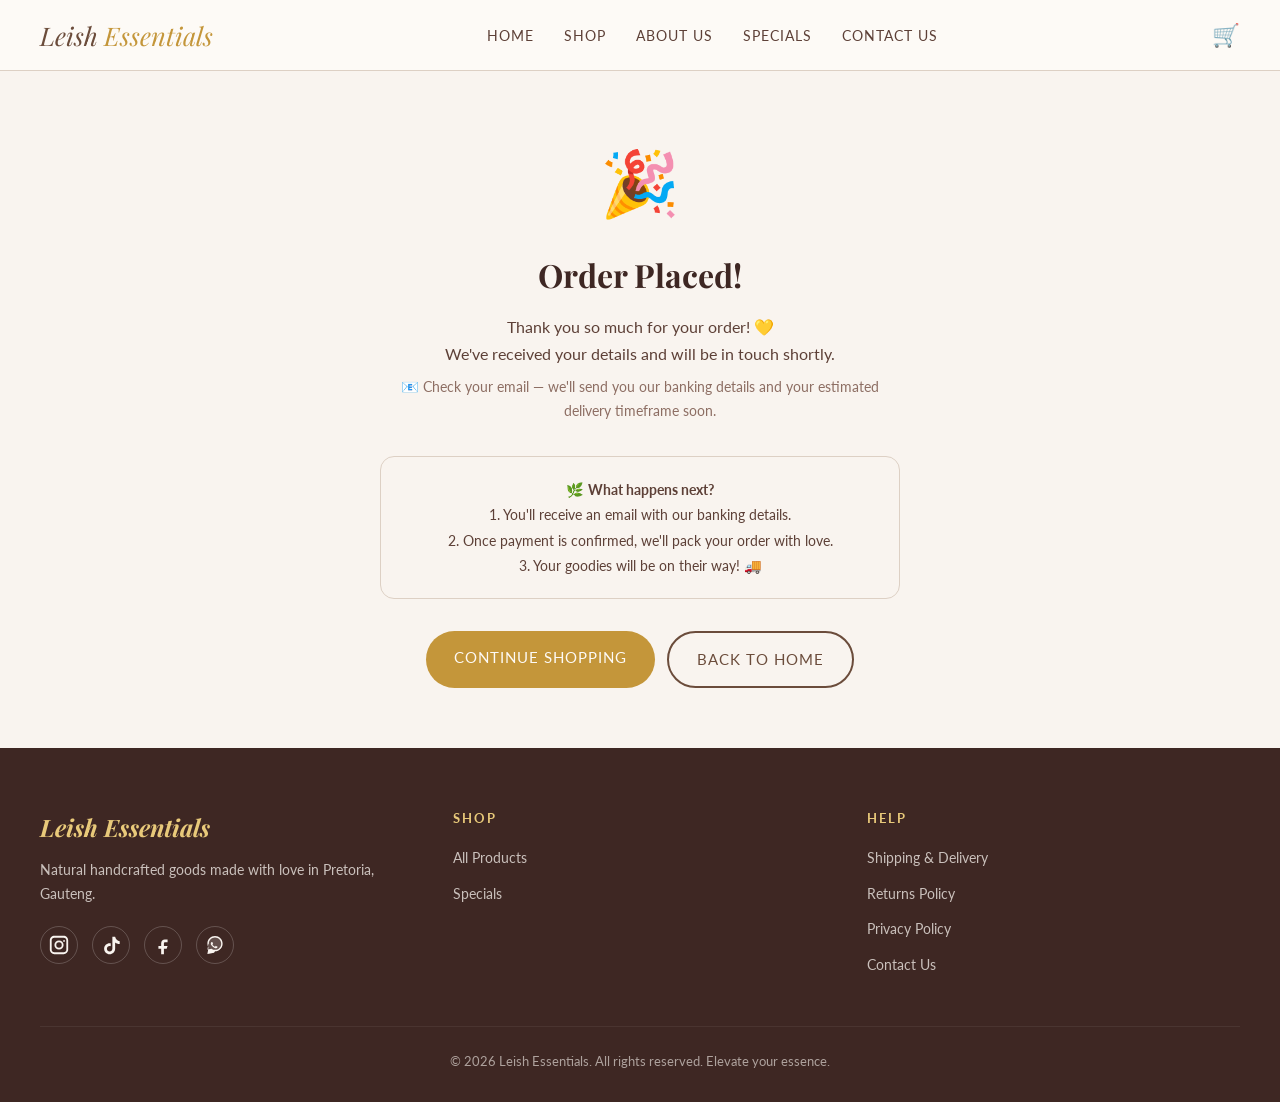
<file: order-success.html>
<!DOCTYPE html>
<html lang="en">
<head>
  <meta charset="UTF-8"/>
  <meta name="viewport" content="width=device-width, initial-scale=1.0"/>

  <title>Order Placed — Leish Essentials</title>

  <meta name="description" content="Your order has been placed successfully. Thank you for shopping Leish Essentials. Check your email for payment details and delivery updates.">

  <meta name="keywords" content="order placed leish essentials, order confirmation, delivery updates south africa">

  <meta name="author" content="Leish Essentials">
  <meta name="robots" content="noindex, follow">

  <meta property="og:title" content="Order Placed — Leish Essentials">
  <meta property="og:description" content="Your order has been placed successfully. Check your email for payment details and delivery updates.">
  <meta property="og:type" content="website">

  <link rel="stylesheet" href="style.css"/>
</head>
<body>

  <!-- NAVIGATION -->
  <nav>
    <div class="nav-container">
      <a href="index.html" class="nav-logo">Leish <span>Essentials</span></a>
      <ul class="nav-links">
        <li><a href="index.html">Home</a></li>
        <li><a href="shop.html">Shop</a></li>
        <li><a href="about.html">About Us</a></li>
        <li><a href="specials.html">Specials</a></li>
        <li><a href="contact.html">Contact Us</a></li>
      </ul>
      <div class="nav-right">
        <a href="cart.html" class="cart-icon">
          🛒<span class="cart-count" id="cartCount">0</span>
        </a>
        <button class="hamburger" id="hamburger" aria-label="Menu">
          <span></span><span></span><span></span>
        </button>
      </div>
    </div>
    <div class="mobile-nav" id="mobileNav">
      <a href="index.html">Home</a>
      <a href="shop.html">Shop</a>
      <a href="about.html">About Us</a>
      <a href="specials.html">Specials</a>
      <a href="contact.html">Contact Us</a>
    </div>
  </nav>

  <!-- SUCCESS PAGE -->
  <div style="min-height:70vh; display:flex; align-items:center;
              justify-content:center; padding:60px 20px; text-align:center;">
    <div style="max-width:520px;">

      <div style="font-size:4rem; margin-bottom:16px;">🎉</div>

      <h1 style="font-family:var(--font-heading); color:var(--dark-brown);
                 font-size:2rem; margin-bottom:12px;">
        Order Placed!
      </h1>

      <p style="color:var(--text-medium); font-size:1rem;
                line-height:1.7; margin-bottom:8px;">
        Thank you so much for your order! 💛<br/>
        We've received your details and will be in touch shortly.
      </p>

      <p style="color:var(--text-light); font-size:0.9rem;
                line-height:1.7; margin-bottom:32px;">
        📧 Check your email — we'll send you our banking details
        and your estimated delivery timeframe soon.
      </p>

      <div style="background:var(--cream); border:1px solid var(--border);
                  border-radius:14px; padding:20px 24px; margin-bottom:32px;
                  font-size:0.88rem; color:var(--text-medium); line-height:1.8;">
        🌿 <strong>What happens next?</strong><br/>
        1. You'll receive an email with our banking details.<br/>
        2. Once payment is confirmed, we'll pack your order with love.<br/>
        3. Your goodies will be on their way! 🚚
      </div>

      <div style="display:flex; gap:12px; justify-content:center; flex-wrap:wrap;">
        <a href="shop.html" class="btn btn-gold"
           style="padding:14px 28px; font-size:0.95rem;">
          Continue Shopping 
        </a>
        <a href="index.html" class="btn btn-outline"
           style="padding:14px 28px; font-size:0.95rem;">
          Back to Home
        </a>
      </div>

    </div>
  </div>

  <!-- FOOTER -->
  <footer>
    <div class="footer-grid">
      <div class="footer-brand">
        <h3>Leish Essentials</h3>
        <p>Natural handcrafted goods made with love in Pretoria, Gauteng.</p>
        
<div class="social-links" style="margin-top:20px;">
  <a href="https://www.instagram.com/leish_essentials?igsh=dmN6YTl0bXVvcGlt" aria-label="Instagram" target="_blank" rel="noopener">
    <!-- Instagram SVG -->
    <svg xmlns="http://www.w3.org/2000/svg" width="22" height="22" viewBox="0 0 24 24" fill="currentColor" aria-hidden="true">
      <path d="M7 2C4.243 2 2 4.243 2 7v10c0 2.757 2.243 5 5 5h10c2.757 0 5-2.243 5-5V7c0-2.757-2.243-5-5-5H7zm10 2a3 3 0 0 1 3 3v10a3 3 0 0 1-3 3H7a3 3 0 0 1-3-3V7a3 3 0 0 1 3-3h10z"/>
      <path d="M12 7a5 5 0 1 0 0 10 5 5 0 0 0 0-10zm0 2a3 3 0 1 1 0 6 3 3 0 0 1 0-6z"/>
      <path d="M17.5 6.5a1 1 0 1 0 0 2 1 1 0 0 0 0-2z"/>
    </svg>
  </a>

  <a href="https://www.tiktok.com/@leish_essentials?_r=1&_t=ZS-94G1A8vCPpa" aria-label="TikTok" target="_blank" rel="noopener">
    <!-- TikTok SVG (simple mark) -->
    <svg xmlns="http://www.w3.org/2000/svg" width="22" height="22" viewBox="0 0 24 24" fill="currentColor" aria-hidden="true">
      <path d="M16.5 3c.7 2.6 2.4 4.3 5 5v3c-1.9.1-3.6-.5-5-1.6V16c0 3.3-2.7 6-6 6s-6-2.7-6-6 2.7-6 6-6c.4 0 .8 0 1.2.1v3.2c-.4-.2-.8-.3-1.2-.3-1.7 0-3 1.3-3 3s1.3 3 3 3 3-1.3 3-3V3h2z"/>
    </svg>
  </a>

  <a href="#" aria-label="Facebook" target="_blank" rel="noopener">
    <!-- Facebook SVG -->
    <svg xmlns="http://www.w3.org/2000/svg" width="22" height="22" viewBox="0 0 24 24" fill="currentColor" aria-hidden="true">
      <path d="M14 9h3V6h-3c-2.2 0-4 1.8-4 4v3H7v3h3v6h3v-6h3l1-3h-4v-3c0-.6.4-1 1-1z"/>
    </svg>
  </a>

  <a href="https://wa.me/message/UR2EZZODGWVXG1" aria-label="WhatsApp" target="_blank" rel="noopener">
    <!-- WhatsApp SVG -->
    <svg xmlns="http://www.w3.org/2000/svg" width="22" height="22" viewBox="0 0 32 32" fill="currentColor" aria-hidden="true">
      <path d="M16 3C9.93 3 5 7.93 5 14c0 2.1.58 4.06 1.58 5.73L5 29l9.56-1.55A10.95 10.95 0 0 0 16 25c6.07 0 11-4.93 11-11S22.07 3 16 3z" opacity="0.2"/>
      <path d="M16 3C9.93 3 5 7.93 5 14c0 2.1.58 4.06 1.58 5.73L5 29l9.56-1.55A10.95 10.95 0 0 0 16 25c6.07 0 11-4.93 11-11S22.07 3 16 3zm0 20c-1.62 0-3.2-.45-4.57-1.3l-.33-.2-6.06.98.99-5.95-.22-.35A8.92 8.92 0 0 1 7 14c0-4.97 4.03-9 9-9s9 4.03 9 9-4.03 9-9 9z"/>
      <path d="M19.07 18.09c-.24-.12-1.41-.69-1.63-.77-.22-.08-.38-.12-.54.12-.16.24-.62.77-.76.93-.14.16-.28.18-.52.06-.24-.12-1.01-.37-1.92-1.18-.71-.63-1.19-1.4-1.33-1.64-.14-.24-.01-.37.1-.48.1-.1.24-.28.36-.41.12-.14.16-.24.24-.4.08-.16.04-.3-.02-.42-.06-.12-.54-1.3-.74-1.78-.19-.46-.39-.4-.54-.41h-.46c-.16 0-.42.06-.64.3-.22.24-.84.82-.84 2 0 1.18.86 2.32.99 2.48.12.16 1.7 2.62 4.11 3.67.58.25 1.03.4 1.38.51.58.18 1.1.16 1.51.1.46-.07 1.41-.57 1.61-1.12.2-.55.2-1.02.14-1.12-.06-.1-.22-.16-.46-.28z"/>
    </svg>
  </a>
</div>
      </div>
      <div class="footer-col">
        <h4>Shop</h4>
        <ul>
          <li><a href="shop.html">All Products</a></li>
          <li><a href="specials.html">Specials</a></li>
        </ul>
      </div>
      <div class="footer-col">
        <h4>Help</h4>
        <ul>
          <li><a href="customer-service.html#shipping">Shipping & Delivery</a></li>
          <li><a href="customer-service.html#returns">Returns Policy</a></li>
          <li><a href="customer-service.html#privacy">Privacy Policy</a></li>
          <li><a href="contact.html">Contact Us</a></li>
        </ul>
      </div>
    </div>
    <div class="footer-bottom">
      <p>© 2026 Leish Essentials. All rights reserved. Elevate your essence.</p>
    </div>
  </footer>

  <script src="products.js"></script>
  <script src="cart.js"></script>
  <script src="search.js"></script>

</body>
</html>
</file>
<file: style.css>
/* ===========================
   LEISH ESSENTIALS - STYLES
   Natural, Cream, Earthy Vibes
   =========================== */

@import url('https://fonts.googleapis.com/css2?family=Playfair+Display:ital,wght@0,400;0,600;1,400&family=Lato:wght@300;400;700&display=swap');

/* === ROOT VARIABLES === */
:root {
  --cream: #F9F4EF;
  --warm-white: #FDFAF6;
  --brown: #6B4C3B;
  --dark-brown: #3E2723;
  --gold: #C4963A;
  --light-gold: #E8C97A;
  --sage: #8A9A7B;
  --light-sage: #C8D5BC;
  --text-dark: #2C1A0E;
  --text-medium: #5D4037;
  --text-light: #8D6E63;
  --border: #DDD0C4;
  --shadow: rgba(107, 76, 59, 0.15);
  --font-heading: 'Playfair Display', serif;
  --font-body: 'Lato', sans-serif;
}

/* === RESET & BASE === */
* {
  margin: 0;
  padding: 0;
  box-sizing: border-box;
}

html {
  scroll-behavior: smooth;
}

body {
  font-family: var(--font-body);
  background-color: var(--cream);
  color: var(--text-dark);
  line-height: 1.6;
}

img {
  max-width: 100%;
  height: auto;
  display: block;
}

a {
  text-decoration: none;
  color: inherit;
}

/* === NAVIGATION === */
nav {
  background-color: var(--warm-white);
  border-bottom: 1px solid var(--border);
  position: sticky;
  top: 0;
  z-index: 1000;
  padding: 0 20px;
}

.nav-container {
  max-width: 1200px;
  margin: 0 auto;
  display: flex;
  align-items: center;
  justify-content: space-between;
  height: 70px;
}

.nav-logo {
  font-family: var(--font-heading);
  font-size: 1.6rem;
  color: var(--brown);
  font-style: italic;
}

.nav-logo span {
  color: var(--gold);
}

.nav-links {
  display: flex;
  list-style: none;
  gap: 30px;
  align-items: center;
}

.nav-links a {
  font-family: var(--font-body);
  font-size: 0.9rem;
  letter-spacing: 1px;
  text-transform: uppercase;
  color: var(--text-medium);
  transition: color 0.3s;
}

.nav-links a:hover,
.nav-links a.active {
  color: var(--gold);
}

.nav-right {
  display: flex;
  align-items: center;
  gap: 15px;
}

/* Search Bar */
.search-bar {
  display: flex;
  align-items: center;
  background: var(--cream);
  border: 1px solid var(--border);
  border-radius: 25px;
  padding: 6px 14px;
  gap: 8px;
}

.search-bar input {
  border: none;
  background: transparent;
  outline: none;
  font-family: var(--font-body);
  font-size: 0.85rem;
  color: var(--text-dark);
  width: 150px;
}

.search-bar input::placeholder {
  color: var(--text-light);
}

.search-bar svg {
  color: var(--text-light);
  flex-shrink: 0;
}

/* Cart Icon */
.cart-icon {
  position: relative;
  font-size: 1.4rem;
  cursor: pointer;
  text-decoration: none;
}

.cart-count {
  position: absolute;
  top: -8px;
  right: -8px;
  background: var(--gold);
  color: white;
  font-size: 0.65rem;
  font-weight: 700;
  width: 18px;
  height: 18px;
  border-radius: 50%;
  display: flex;
  align-items: center;
  justify-content: center;
}

/* Hamburger */
.hamburger {
  display: none;
  flex-direction: column;
  gap: 5px;
  cursor: pointer;
  background: none;
  border: none;
}

.hamburger span {
  width: 24px;
  height: 2px;
  background: var(--brown);
  border-radius: 2px;
  transition: all 0.3s;
}

/* Mobile Nav */
.mobile-nav {
  display: none;
  flex-direction: column;
  background: var(--warm-white);
  border-top: 1px solid var(--border);
  padding: 20px;
  gap: 15px;
}

.mobile-nav a {
  font-size: 1rem;
  color: var(--text-medium);
  padding: 8px 0;
  border-bottom: 1px solid var(--border);
  text-transform: uppercase;
  letter-spacing: 1px;
}

.mobile-nav.open {
  display: flex;
}

/* === SEARCH RESULTS DROPDOWN === */
.search-results {
  position: absolute;
  top: 70px;
  left: 50%;
  transform: translateX(-50%);
  width: 350px;
  background: var(--warm-white);
  border: 1px solid var(--border);
  border-radius: 10px;
  box-shadow: 0 8px 30px var(--shadow);
  z-index: 999;
  display: none;
  max-height: 400px;
  overflow-y: auto;
}

.search-result-item {
  display: flex;
  align-items: center;
  gap: 12px;
  padding: 12px 16px;
  cursor: pointer;
  transition: background 0.2s;
  border-bottom: 1px solid var(--border);
}

.search-result-item:last-child {
  border-bottom: none;
}

.search-result-item:hover {
  background: var(--cream);
}

.search-result-item img {
  width: 50px;
  height: 50px;
  object-fit: cover;
  border-radius: 8px;
}

.search-result-info h4 {
  font-size: 0.9rem;
  color: var(--text-dark);
  font-family: var(--font-heading);
}

.search-result-info p {
  font-size: 0.8rem;
  color: var(--gold);
  font-weight: 700;
}

/* === BUTTONS === */
.btn {
  display: inline-block;
  padding: 12px 28px;
  border-radius: 30px;
  font-family: var(--font-body);
  font-size: 0.9rem;
  letter-spacing: 1px;
  text-transform: uppercase;
  cursor: pointer;
  transition: all 0.3s;
  border: none;
}

.btn-primary {
  background: var(--brown);
  color: var(--cream);
}

.btn-primary:hover {
  background: var(--dark-brown);
  transform: translateY(-2px);
}

.btn-outline {
  background: transparent;
  color: var(--brown);
  border: 2px solid var(--brown);
}

.btn-outline:hover {
  background: var(--brown);
  color: var(--cream);
}

.btn-gold {
  background: var(--gold);
  color: var(--warm-white);
}

.btn-gold:hover {
  background: var(--dark-brown);
  transform: translateY(-2px);
}

/* === HERO SECTION (Home) === */
.hero {
  min-height: 90vh;
  background: linear-gradient(135deg, var(--warm-white) 0%, var(--cream) 50%, #EDE0D4 100%);
  display: flex;
  align-items: center;
  justify-content: center;
  text-align: center;
  padding: 60px 20px;
  position: relative;
  overflow: hidden;
}

.hero::before {
  content: '';
  position: absolute;
  top: -50%;
  left: -50%;
  width: 200%;
  height: 200%;
  background: radial-gradient(circle, rgba(196, 150, 58, 0.05) 0%, transparent 70%);
  animation: shimmer 8s ease-in-out infinite;
}

@keyframes shimmer {
  0%, 100% { transform: scale(1); }
  50% { transform: scale(1.1); }
}

.hero-content {
  max-width: 700px;
  position: relative;
  z-index: 1;
}

.hero-eyebrow {
  font-size: 0.8rem;

letter-spacing: 3px;
  text-transform: uppercase;
  color: var(--gold);
  margin-bottom: 16px;
}

.hero h1 {
  font-family: var(--font-heading);
  font-size: clamp(2.5rem, 6vw, 4.5rem);
  color: var(--dark-brown);
  line-height: 1.2;
  margin-bottom: 20px;
}

.hero h1 em {
  color: var(--gold);
  font-style: italic;
}

.hero p {
  font-size: 1.1rem;
  color: var(--text-medium);
  margin-bottom: 35px;
  max-width: 500px;
  margin-left: auto;
  margin-right: auto;
}

.hero-buttons {
  display: flex;
  gap: 15px;
  justify-content: center;
  flex-wrap: wrap;
}

/* === SECTION STYLES === */
section {
  padding: 80px 20px;
}

.section-header {
  text-align: center;
  margin-bottom: 50px;
}

.section-header h2 {
  font-family: var(--font-heading);
  font-size: clamp(1.8rem, 4vw, 2.8rem);
  color: var(--dark-brown);
  margin-bottom: 12px;
}

.section-header p {
  color: var(--text-light);
  font-size: 1rem;
  max-width: 500px;
  margin: 0 auto;
}

.section-divider {
  width: 60px;
  height: 2px;
  background: var(--gold);
  margin: 16px auto;
}

/* === PRODUCT GRID === */
.product-grid {
  display: grid;
  grid-template-columns: repeat(auto-fill, minmax(260px, 1fr));
  gap: 30px;
  max-width: 1200px;
  margin: 0 auto;
}

/* === PRODUCT CARD === */
.product-card {
  background: var(--warm-white);
  border-radius: 16px;
  overflow: hidden;
  border: 1px solid var(--border);
  transition: transform 0.3s, box-shadow 0.3s;
  position: relative;
}

.product-card:hover {
  transform: translateY(-6px);
  box-shadow: 0 16px 40px var(--shadow);
}

.product-card-image {
  width: 100%;
  height: 250px;
  object-fit: cover;
}

.product-card-badge {
  position: absolute;
  top: 14px;
  left: 14px;
  padding: 4px 12px;
  border-radius: 20px;
  font-size: 0.7rem;
  font-weight: 700;
  letter-spacing: 1px;
  text-transform: uppercase;
}

.badge-new {
  background: var(--sage);
  color: white;
}

.badge-special {
  background: var(--gold);
  color: white;
}

.badge-coming-soon {
  background: var(--dark-brown);
  color: var(--cream);
}

.product-card-body {
  padding: 20px;
}

.product-card-category {
  font-size: 0.7rem;
  text-transform: uppercase;
  letter-spacing: 2px;
  color: var(--text-light);
  margin-bottom: 6px;
}

.product-card-name {
  font-family: var(--font-heading);
  font-size: 1.15rem;
  color: var(--dark-brown);
  margin-bottom: 8px;
}

.product-card-desc {
  font-size: 0.85rem;
  color: var(--text-light);
  margin-bottom: 16px;
  line-height: 1.5;
  display: -webkit-box;
  -webkit-line-clamp: 2;
  -webkit-box-orient: vertical;
  overflow: hidden;
}

.product-card-footer {
  display: flex;
  align-items: center;
  justify-content: space-between;
  gap: 10px;
}

.product-price {
  font-weight: 700;
  font-size: 1.1rem;
  color: var(--brown);
}

.product-price .original-price {
  text-decoration: line-through;
  color: var(--text-light);
  font-size: 0.85rem;
  font-weight: 400;
}

.coming-soon-overlay {
  position: absolute;
  inset: 0;
  background: rgba(249, 244, 239, 0.85);
  display: flex;
  align-items: center;
  justify-content: center;
  font-family: var(--font-heading);
  font-size: 1.2rem;
  color: var(--dark-brown);
  font-style: italic;
  letter-spacing: 1px;
}

/* === MEET THE PRODUCT MODAL === */
.modal-overlay {
  position: fixed;
  inset: 0;
  background: rgba(0, 0, 0, 0.5);
  backdrop-filter: blur(6px);
  -webkit-backdrop-filter: blur(6px);
  z-index: 2000;
  display: flex;
  align-items: center;
  justify-content: center;
  padding: 20px;
  opacity: 0;
  pointer-events: none;
  transition: opacity 0.3s;
}

.modal-overlay.active {
  opacity: 1;
  pointer-events: all;
}

.modal-paper {
  background: #FDF8F2;
  border-radius: 4px;
  max-width: 420px;
  width: 100%;
  max-height: 90vh;
  overflow-y: auto;
  padding: 40px 35px;
  position: relative;
  text-align: center;
  box-shadow: 0 20px 60px rgba(0,0,0,0.25),
              4px 0 0 #E8DDD3,
              -4px 0 0 #E8DDD3;
  transform: translateY(30px);
  transition: transform 0.3s;
  font-family: var(--font-heading);
}

.modal-overlay.active .modal-paper {
  transform: translateY(0);
}

.modal-close {
  position: absolute;
  top: 14px;
  right: 16px;
  background: none;
  border: none;
  font-size: 1.4rem;
  cursor: pointer;
  color: var(--text-light);
  line-height: 1;
  transition: color 0.2s;
}

.modal-close:hover {
  color: var(--dark-brown);
}

.modal-image {
  width: 160px;
  height: 160px;
  object-fit: cover;
  border-radius: 50%;
  margin: 0 auto 20px;
  border: 4px solid var(--border);
}

.modal-category {
  font-size: 0.7rem;
  text-transform: uppercase;
  letter-spacing: 3px;
  color: var(--gold);
  font-family: var(--font-body);
  margin-bottom: 8px;
}

.modal-name {
  font-size: 1.6rem;
  color: var(--dark-brown);
  margin-bottom: 6px;
}

.modal-divider {
  width: 40px;
  height: 1px;
  background: var(--gold);
  margin: 12px auto;
}

.modal-desc {
  font-family: var(--font-body);
  font-size: 0.9rem;
  color: var(--text-medium);
  line-height: 1.7;
  margin-bottom: 16px;
}

.modal-details {
  background: var(--cream);
  border-radius: 8px;
  padding: 12px 16px;
  margin-bottom: 20px;
  text-align: left;
}

.modal-details p {
  font-family: var(--font-body);
  font-size: 0.82rem;
  color: var(--text-medium);
  margin-bottom: 4px;
}

.modal-details p span {
  color: var(--dark-brown);
  font-weight: 700;
}

.modal-price {
  font-size: 1.4rem;
  color: var(--brown);
  margin-bottom: 20px;
}

/* === FILTER BAR (Shop Page) === */
.filter-bar {
  display: flex;
  gap: 12px;
  justify-content: center;
  flex-wrap: wrap;
  margin-bottom: 40px;
}

.filter-btn {
  padding: 8px 20px;
  border-radius: 25px;
  border: 1px solid var(--border);
  background: var(--warm-white);
  color: var(--text-medium);
  font-family: var(--font-body);
  font-size: 0.85rem;
  cursor: pointer;
  transition: all 0.3s;
  text-transform: capitalize;
  letter-spacing: 0.5px;
}

.filter-btn:hover,
.filter-btn.active {
  background: var(--brown);
  color: var(--cream);
  border-color: var(--brown);
}

/* === CART STYLES === */
.cart-page {
  max-width: 900px;
  margin: 0 auto;
  padding: 60px 20px;
}

.cart-page h1 {
  font-family: var(--font-heading);
  font-size: 2.2rem;
  color: var(--dark-brown);
  margin-bottom: 40px;
  text-align: center;
}

.cart-empty {
  text-align: center;
  padding: 80px 20px;
}

.cart-empty p {
  font-size: 1.1rem;
  color: var(--text-light);
  margin-bottom: 20px;
}

.cart-item {
  display: flex;
  align-items: center;
  gap: 20px;
  background: var(--warm-white);
  border: 1px solid var(--border);
  border-radius: 12px;
  padding: 16px;
  margin-bottom: 16px;
}

.cart-item img {
  width: 80px;
  height: 80px;
  object-fit: cover;
  border-radius: 10px;
  flex-shrink: 0;
}

.cart-item-info {
  flex: 1;
}

.cart-item-info h3 {
  font-family: var(--font-heading);
  font-size: 1rem;
  color: var(--dark-brown);
  margin-bottom: 4px;
}

.cart-item-info p {
  font-size: 0.85rem;
  color: var(--text-light);
}

.cart-item-price {
  font-weight: 700;
  color: var(--brown);
  font-size: 1rem;
  white-space: nowrap;
}

.cart-item-remove {
  background: none;
  border: none;
  color: var(--text-light);
  cursor: pointer;
  font-size: 1.2rem;
  transition: color 0.2s;
}

.cart-item-remove:hover {
  color: #c0392b;
}

.cart-summary {
  background: var(--warm-white);
  border: 1px solid var(--border);
  border-radius: 12px;
  padding: 24px;
  margin-top: 30px;
}

.cart-summary h3 {
  font-family: var(--font-heading);
  font-size: 1.3rem;
  color: var(--dark-brown);
  margin-bottom: 20px;
}

.cart-summary-row {
  display: flex;
  justify-content: space-between;
  margin-bottom: 12px;
  font-size: 0.95rem;
  color: var(--text-medium);
}

.cart-summary-row.total {
  border-top: 1px solid var(--border);
  padding-top: 12px;
  margin-top: 12px;
  font-weight: 700;
  font-size: 1.1rem;
  color: var(--dark-brown);
}

.shipping-selector {
  margin: 20px 0;
}

.shipping-selector label {
  display: block;
  font-size: 0.85rem;
  color: var(--text-medium);
  margin-bottom: 8px;
  font-weight: 700;
}

.shipping-selector select {
  width: 100%;
  padding: 10px 14px;
  border-radius: 8px;
  border: 1px solid var(--border);
  background: var(--cream);
  font-family: var(--font-body);
  font-size: 0.9rem;
  color: var(--text-dark);
  cursor: pointer;
}

/* === CONTACT FORM === */
.contact-page {
  max-width: 700px;
  margin: 0 auto;
  padding: 60px 20px;
}

.contact-page h1 {
  font-family: var(--font-heading);
  font-size: 2.2rem;
  color: var(--dark-brown);
  text-align: center;
  margin-bottom: 10px;
}

.contact-page p.subtitle {
  text-align: center;
  color: var(--text-light);
  margin-bottom: 40px;
}

.form-group {
  margin-bottom: 20px;
}

.form-group label {
  display: block;
  font-size: 0.85rem;
  font-weight: 700;
  color: var(--text-medium);
  margin-bottom: 8px;
  letter-spacing: 0.5px;
}

.form-group input,
.form-group textarea,
.form-group select {
  width: 100%;
  padding: 12px 16px;
  border: 1px solid var(--border);
  border-radius: 10px;
  background: var(--warm-white);
  font-family: var(--font-body);
  font-size: 0.95rem;
  color: var(--text-dark);
  transition: border-color 0.3s;
  outline: none;
}

.form-group input:focus,
.form-group textarea:focus {
  border-color: var(--gold);
}

.form-group textarea {
  height: 140px;
  resize: vertical;
}

/* === POLICY ACCORDION === */
.policy-section {
  max-width: 800px;
  margin: 0 auto;
  padding: 60px 20px;
}

.policy-section h1{
  font-family: var(--font-heading);
  font-size: 2.2rem;
  color: var(--dark-brown);
  text-align: center;
  margin-bottom: 10px;
}

.policy-section p.subtitle {
  text-align: center;
  color: var(--text-light);
  margin-bottom: 50px;
}

.accordion-item {
  background: var(--warm-white);
  border: 1px solid var(--border);
  border-radius: 12px;
  margin-bottom: 16px;
  overflow: hidden;
}

.accordion-header {
  width: 100%;
  background: none;
  border: none;
  padding: 20px 24px;
  display: flex;
  align-items: center;
  justify-content: space-between;
  cursor: pointer;
  font-family: var(--font-heading);
  font-size: 1.1rem;
  color: var(--dark-brown);
  text-align: left;
  transition: background 0.2s;
}

.accordion-header:hover {
  background: var(--cream);
}

.accordion-header .accordion-icon {
  font-size: 1.2rem;
  color: var(--gold);
  transition: transform 0.3s;
  flex-shrink: 0;
}

.accordion-item.open .accordion-icon {
  transform: rotate(45deg);
}

.accordion-body {
  max-height: 0;
  overflow: hidden;
  transition: max-height 0.4s ease;
}

.accordion-body-inner {
  padding: 0 24px 24px;
  font-size: 0.92rem;
  color: var(--text-medium);
  line-height: 1.8;
}

.accordion-body-inner h4 {
  font-family: var(--font-heading);
  color: var(--dark-brown);
  margin: 16px 0 8px;
}

.accordion-body-inner ul {
  padding-left: 20px;
  margin-top: 8px;
}

.accordion-body-inner ul li {
  margin-bottom: 6px;
}

.accordion-item.open .accordion-body {
  max-height: 1000px;
}

/* === SPECIALS PAGE === */
.specials-banner {
  background: linear-gradient(135deg, var(--dark-brown), var(--brown));
  color: var(--cream);
  text-align: center;
  padding: 60px 20px;
}

.specials-banner h1 {
  font-family: var(--font-heading);
  font-size: clamp(2rem, 5vw, 3.5rem);
  margin-bottom: 12px;
}

.specials-banner p {
  font-size: 1rem;
  opacity: 0.85;
  max-width: 500px;
  margin: 0 auto;
}

/* === ABOUT PAGE === */
.about-hero {
  background: linear-gradient(to right, var(--cream), #EDE0D4);
  padding: 80px 20px;
  text-align: center;
}

.about-hero h1 {
  font-family: var(--font-heading);
  font-size: clamp(2rem, 5vw, 3.5rem);
  color: var(--dark-brown);
  margin-bottom: 16px;
}

.about-hero p {
  color: var(--text-medium);
  font-size: 1.05rem;
  max-width: 600px;
  margin: 0 auto;
  line-height: 1.8;
}

.about-values {
  display: grid;
  grid-template-columns: repeat(auto-fill, minmax(220px, 1fr));
  gap: 24px;
  max-width: 1000px;
  margin: 0 auto;
  padding: 60px 20px;
}

.value-card {
  background: var(--warm-white);
  border: 1px solid var(--border);
  border-radius: 14px;
  padding: 30px 24px;
  text-align: center;
}

.value-card .value-icon {
  font-size: 2.2rem;
  margin-bottom: 14px;
}

.value-card h3 {
  font-family: var(--font-heading);
  color: var(--dark-brown);
  margin-bottom: 10px;
  font-size: 1.1rem;
}

.value-card p {
  font-size: 0.88rem;
  color: var(--text-light);
  line-height: 1.6;
}

/* === FOOTER === */
footer {
  background: var(--dark-brown);
  color: var(--cream);
  padding: 60px 20px 30px;
}

.footer-grid {
  display: grid;
  grid-template-columns: repeat(auto-fit, minmax(200px, 1fr));
  gap: 40px;
  max-width: 1200px;
  margin: 0 auto 40px;
}

.footer-brand h3 {
  font-family: var(--font-heading);
  font-size: 1.5rem;
  font-style: italic;
  margin-bottom: 12px;
  color: var(--light-gold);
}

.footer-brand p {
  font-size: 0.88rem;
  opacity: 0.75;
  line-height: 1.7;
}

.footer-col h4 {
  font-size: 0.8rem;
  letter-spacing: 2px;
  text-transform: uppercase;
  color: var(--light-gold);
  margin-bottom: 16px;
}

.footer-col ul {
  list-style: none;
}

.footer-col ul li {
  margin-bottom: 10px;
}

.footer-col ul li a {
  font-size: 0.88rem;
  opacity: 0.75;
  transition: opacity 0.2s;
}

.footer-col ul li a:hover {
  opacity: 1;
  color: var(--light-gold);
}

.social-links {
  display: flex;
  gap: 14px;
  margin-top: 8px;
}

.social-links a {
  width: 38px;
  height: 38px;
  border-radius: 50%;
  border: 1px solid rgba(255,255,255,0.2);
  display: flex;
  align-items: center;
  justify-content: center;
  font-size: 1rem;
  transition: all 0.3s;
}

.social-links a:hover {
  background: var(--gold);
  border-color: var(--gold);
}

.footer-bottom {
  border-top: 1px solid rgba(255,255,255,0.1);
  padding-top: 24px;
  text-align: center;
  font-size: 0.82rem;
  opacity: 0.6;
  max-width: 1200px;
  margin: 0 auto;
}

/* === TOAST NOTIFICATION === */
.toast {
  position: fixed;
  bottom: 30px;
  right: 30px;
  background: var(--dark-brown);
  color: var(--cream);
  padding: 14px 24px;
  border-radius: 30px;
  font-size: 0.9rem;
  z-index: 9999;
  transform: translateY(100px);
  opacity: 0;
  transition: all 0.4s;
  box-shadow: 0 8px 30px rgba(0,0,0,0.2);
}

.toast.show {
  transform: translateY(0);
  opacity: 1;
}

.toast.success {
  border-left: 4px solid var(--sage);
}

/* === UTILITY === */
.container {
  max-width: 1200px;
  margin: 0 auto;
}

.text-center {
  text-align: center;
}

.mt-20 { margin-top: 20px; }
.mt-40 { margin-top: 40px; }
.mb-20 { margin-bottom: 20px; }
.mb-40 { margin-bottom: 40px; }

/* === RESPONSIVE === */
@media (max-width: 768px) {
  .nav-links,
  .search-bar {
    display: none;
  }

  .hamburger {
    display: flex;
  }

  .search-results {
    width: 95vw;
    left: 2.5vw;
    transform: none;
  }

  .hero {
    min-height: 70vh;
    padding: 40px 20px;
  }

  .hero-buttons {
    flex-direction: column;
    align-items: center;
  }

  .product-grid {
    grid-template-columns: repeat(auto-fill, minmax(160px, 1fr));
    gap: 16px;
  }

  .product-card-image {
    height: 180px;
  }

  .cart-item {
    flex-wrap: wrap;
  }

  .footer-grid {
    grid-template-columns: 1fr 1fr;
    gap: 30px;
  }

  .modal-paper {
    padding: 30px 20px;
  }
}

@media (max-width: 480px) {
  .product-grid {
    grid-template-columns: 1fr 1fr;
    gap: 12px;
  }

  .footer-grid {
    grid-template-columns: 1fr;
  }

  .about-values {
    grid-template-columns: 1fr 1fr;
  }
}
/* ── Product Card Image ── */
.product-card-image {
  width: 100%;
  height: 220px;
  object-fit: cover;
  object-position: center;
  display: block;
  border-radius: 12px 12px 0 0;
  background: linear-gradient(135deg, #EDE0D4, #D4B896);
  transition: transform 0.4s ease;
}

.product-card:hover .product-card-image {
  transform: scale(1.03);
}

/* ── Modal Image ── */
.modal-image {
  width: 100%;
  height: 280px;
  object-fit: cover;
  object-position: center;
  border-radius: 12px;
  background: linear-gradient(135deg, #EDE0D4, #D4B896);
  margin-bottom: 20px;
  display: block;
}
/* ══════════════════════════════════════
   ORDER MODAL STYLES
   ══════════════════════════════════════ */

/* ── Modal Overlay ── */
.modal-overlay {
  position: fixed;
  inset: 0;
  background: rgba(0, 0, 0, 0.55);
  backdrop-filter: blur(4px);
  -webkit-backdrop-filter: blur(4px);
  z-index: 9999;
  display: flex;
  align-items: center;
  justify-content: center;
  padding: 20px;
  opacity: 0;
  visibility: hidden;
  transition: all 0.3s ease;
}

.modal-overlay.active {
  opacity: 1;
  visibility: visible;
}

/* ── Modal Paper ── */
.modal-paper {
  background: var(--warm-white);
  border-radius: 20px;
  padding: 40px;
  width: 100%;
  max-width: 560px;
  max-height: 90vh;
  overflow-y: auto;
  box-shadow: 0 30px 80px rgba(0,0,0,0.2);
  transform: translateY(30px);
  transition: transform 0.3s ease;
}

.modal-overlay.active .modal-paper {
  transform: translateY(0);
}

/* ── Modal scrollbar ── */
.modal-paper::-webkit-scrollbar {
  width: 6px;
}

.modal-paper::-webkit-scrollbar-track {
  background: var(--cream);
  border-radius: 10px;
}

.modal-paper::-webkit-scrollbar-thumb {
  background: var(--border);
  border-radius: 10px;
}

/* ── Form Groups inside Modal ── */
.modal-paper .form-group {
  margin-bottom: 16px;
}

.modal-paper .form-group label {
  display: block;
  font-size: 0.82rem;
  font-weight: 700;
  color: var(--dark-brown);
  text-transform: uppercase;
  letter-spacing: 0.8px;
  margin-bottom: 6px;
}

.modal-paper .form-group input,
.modal-paper .form-group select,
.modal-paper .form-group textarea {
  width: 100%;
  padding: 11px 14px;
  border: 1.5px solid var(--border);
  border-radius: 10px;
  background: var(--cream);
  font-family: var(--font-body);
  font-size: 0.9rem;
  color: var(--dark-brown);
  transition: border-color 0.2s ease, box-shadow 0.2s ease;
  box-sizing: border-box;
}

.modal-paper .form-group input:focus,
.modal-paper .form-group select:focus,
.modal-paper .form-group textarea:focus {
  outline: none;
  border-color: var(--gold);
  box-shadow: 0 0 0 3px rgba(212, 175, 55, 0.15);
  background: var(--warm-white);
}

.modal-paper .form-group input::placeholder,
.modal-paper .form-group textarea::placeholder {
  color: var(--text-light);
  font-size: 0.85rem;
}

/* ── Toast Error Style ── */
.toast.error {
  background: #C0392B;
}

/* ── Order Success Page Animations ── */
.success-card {
  animation: fadeInUp 0.5s ease forwards;
}

@keyframes fadeInUp {
  from {
    opacity: 0;
    transform: translateY(30px);
  }
  to {
    opacity: 1;
    transform: translateY(0);
  }
}

/* ── Cart Item Styles ── */
.cart-item {
  display: flex;
  align-items: center;
  gap: 16px;
  background: var(--warm-white);
  border: 1px solid var(--border);
  border-radius: 14px;
  padding: 16px;
  margin-bottom: 14px;
  transition: box-shadow 0.2s ease;
}

.cart-item:hover {
  box-shadow: 0 6px 20px var(--shadow);
}

.cart-item-info {
  flex: 1;
}

.cart-item-info h3 {
  font-family: var(--font-heading);
  font-size: 1rem;
  color: var(--dark-brown);
  margin-bottom: 4px;
}

.cart-item-price {
  font-family: var(--font-heading);
  font-size: 1.1rem;
  font-weight: 700;
  color: var(--brown);
  white-space: nowrap;
}

.cart-item-remove {
  background: none;
  border: 1px solid var(--border);
  border-radius: 50%;
  width: 28px;
  height: 28px;
  display: flex;
  align-items: center;
  justify-content: center;
  cursor: pointer;
  font-size: 0.75rem;
  color: var(--text-light);
  transition: all 0.2s ease;
}

.cart-item-remove:hover {
  background: #fde8e8;
  border-color: #C0392B;
  color: #C0392B;
}

/* ── Cart Page Layout ── */
.cart-page {
  max-width: 700px;
  margin: 0 auto;
  padding: 60px 20px;
  min-height: 70vh;
}

.cart-page h1 {
  font-family: var(--font-heading);
  font-size: clamp(1.8rem, 4vw, 2.5rem);
  color: var(--dark-brown);
  margin-bottom: 30px;
}

.cart-empty {
  text-align: center;
  padding: 60px 20px;
  color: var(--text-light);
}

.cart-empty p:first-of-type {
  font-size: 3rem;
  margin-bottom: 12px;
}

.cart-empty p:last-of-type {
  font-size: 1rem;
  margin-bottom: 24px;
}

/* ── Cart Summary Box ── */
.cart-summary {
  background: var(--warm-white);
  border: 1px solid var(--border);
  border-radius: 16px;
  padding: 24px;
  margin-top: 24px;
}

.cart-summary h3 {
  font-family: var(--font-heading);
  font-size: 1.2rem;
  color: var(--dark-brown);
  margin-bottom: 20px;
}

.cart-summary-row {
  display: flex;
  justify-content: space-between;
  align-items: center;
  padding: 10px 0;
  border-bottom: 1px solid var(--border);
  font-size: 0.92rem;
  color: var(--text-medium);
}

.cart-summary-row:last-of-type {
  border-bottom: none;
}

.cart-summary-row.total {
  font-weight: 700;
  font-size: 1.1rem;
  color: var(--dark-brown);
  margin-top: 6px;
  padding-top: 14px;
  border-top: 2px solid var(--border);
}

/* ── Shipping Selector ── */
.shipping-selector {
  margin: 16px 0;
}

.shipping-selector label {
  display: block;
  font-size: 0.8rem;
  font-weight: 700;
  text-transform: uppercase;
  letter-spacing: 0.8px;
  color: var(--dark-brown);
  margin-bottom: 6px;
}

.shipping-selector select {
  width: 100%;
  padding: 10px 14px;
  border: 1.5px solid var(--border);
  border-radius: 10px;
  background: var(--cream);
  font-family: var(--font-body);
  font-size: 0.9rem;
  color: var(--dark-brown);
  cursor: pointer;
  transition: border-color 0.2s ease;
}

.shipping-selector select:focus {
  outline: none;
  border-color: var(--gold);
}

/* ── Responsive Cart ── */
@media (max-width: 500px) {
  .cart-item {
    flex-wrap: wrap;
    gap: 12px;
  }

  .cart-page {
    padding: 40px 16px;
  }

  .modal-paper {
    padding: 24px 18px;
  }
} 
/* ══════════════════════════════════════
   MOBILE SEARCH FIX
   ══════════════════════════════════════ */

/* ── Show search icon on mobile ── */
@media (max-width: 768px) {

  /* Keep search bar hidden on mobile */
  .search-bar {
    display: none;
  }

  /* Show mobile search toggle button */
  .mobile-search-btn {
    display: flex !important;
    align-items: center;
    justify-content: center;
    background: none;
    border: none;
    cursor: pointer;
    padding: 8px;
    color: var(--dark-brown);
    font-size: 1.2rem;
  }

  /* Mobile search bar dropdown */
  .mobile-search-bar {
    display: none;
    padding: 12px 16px;
    background: var(--warm-white);
    border-bottom: 1px solid var(--border);
  }

  .mobile-search-bar.active {
    display: flex !important;
    align-items: center;
    gap: 10px;
  }

  .mobile-search-bar input {
    flex: 1;
    padding: 10px 14px;
    border: 1.5px solid var(--border);
    border-radius: 10px;
    font-family: var(--font-body);
    font-size: 0.9rem;
    color: var(--dark-brown);
    background: var(--cream);
    outline: none;
  }

  .mobile-search-bar input:focus {
    border-color: var(--gold);
  }

  .mobile-search-bar button {
    background: none;
    border: none;
    cursor: pointer;
    font-size: 1.2rem;
    padding: 4px;
    color: var(--text-light);
  }
}

/* ── Hide mobile search btn on desktop ── */
@media (min-width: 769px) {
  .mobile-search-btn {
    display: none;
  }

  .mobile-search-bar {
    display: none !important;
  }
}
@media (max-width: 600px) {
  .hero { padding: 40px 16px; }
  .hero-buttons { flex-direction: column; gap: 10px; }
  .hero-buttons .btn { width: 100%; max-width: 100%; }
  .product-grid { grid-template-columns: 1fr; gap: 14px; padding: 0 12px; }
  .product-card-image { height: 160px; object-fit: cover; }
  .product-card-footer { flex-direction: column; align-items: stretch; gap: 8px; }
  .product-card-footer .btn { width: 100%; }
  .product-price { margin-bottom: 6px; }
  .nav-container { padding: 0 12px; }
}
/* ── STOCK BADGES ── */
.stock-badge {
  position      : absolute;
  bottom        : 10px;
  left          : 10px;
  padding       : 4px 10px;
  font-size     : 0.68rem;
  font-weight   : 700;
  letter-spacing: 1px;
  text-transform: uppercase;
  border-radius : 2px;
  z-index       : 2;
}

.in-stock {
  background: rgba(39,174,96,0.15);
  color     : #27ae60;
  border    : 1px solid #27ae60;
}

.low-stock {
  background: rgba(243,156,18,0.15);
  color     : #f39c12;
  border    : 1px solid #f39c12;
}

.out-of-stock {
  background: rgba(231,76,60,0.15);
  color     : #e74c3c;
  border    : 1px solid #e74c3c;
}

/* ── SIZE SELECTOR ── */
.size-selector-wrap {
  margin-bottom: 10px;
}

.size-label {
  display       : block;
  font-size     : 0.68rem;
  letter-spacing: 2px;
  text-transform: uppercase;
  color         : var(--dark-brown);
  margin-bottom : 5px;
  font-weight   : 600;
}

.size-selector {
  width      : 100%;
  padding    : 8px 10px;
  border     : 1px solid var(--border);
  background : var(--warm-white);
  color      : var(--dark-brown);
  font-size  : 0.83rem;
  cursor     : pointer;
  outline    : none;
  transition : border-color 0.3s;
  appearance : none;
  font-family: var(--font-body);
}

.size-selector:focus {
  border-color: var(--gold);
}

/* ── QUANTITY ── */
.quantity-wrap {
  margin-bottom: 12px;
}

.quantity-controls {
  display    : flex;
  align-items: center;
  width      : fit-content;
  border     : 1px solid var(--border);
  border-radius: 2px;
  overflow   : hidden;
}

.qty-btn {
  width     : 34px;
  height    : 34px;
  background: var(--warm-white);
  border    : none;
  color     : var(--dark-brown);
  font-size : 1rem;
  cursor    : pointer;
  transition: background 0.2s;
}

.qty-btn:hover:not(:disabled) {
  background: var(--border);
}

.qty-btn:disabled {
  opacity: 0.3;
  cursor : not-allowed;
}

.qty-value {
  width       : 38px;
  text-align  : center;
  font-size   : 0.9rem;
  color       : var(--dark-brown);
  border-left : 1px solid var(--border);
  border-right: 1px solid var(--border);
  padding     : 6px 0;
  font-weight : 600;
}

/* ── OUT OF STOCK CARD ── */
.out-of-stock-card {
  opacity: 0.75;
}

.product-image-dim {
  filter: grayscale(50%);
}
/* ══════════════════════════════════════
   MOBILE SEARCH
══════════════════════════════════════ */

/* Hide mobile search button on desktop */
.mobile-search-btn {
  display   : none;
  background: none;
  border    : none;
  cursor    : pointer;
  color     : var(--dark-brown);
  padding   : 6px;
  align-items: center;
  justify-content: center;
}

/* Hide mobile search bar by default */
.mobile-search-bar {
  display   : none;
  width     : 100%;
  background: var(--warm-white);
  border-top: 1px solid var(--border);
  padding   : 0;
  max-height: 0;
  overflow  : hidden;
  transition: max-height 0.3s ease, padding 0.3s ease;
}

/* When active — slide down */
.mobile-search-bar.active {
  max-height: 70px;
  padding   : 10px 16px;
}

.mobile-search-inner {
  display    : flex;
  align-items: center;
  gap        : 10px;
  background : var(--cream);
  border     : 1px solid var(--border);
  border-radius: 8px;
  padding    : 10px 14px;
}

.mobile-search-inner input {
  flex      : 1;
  border    : none;
  background: transparent;
  outline   : none;
  font-size : 0.9rem;
  color     : var(--dark-brown);
  font-family: var(--font-body);
}

.mobile-search-inner input::placeholder {
  color: var(--text-light);
}

.mobile-search-close {
  background: none;
  border    : none;
  cursor    : pointer;
  color     : var(--text-light);
  font-size : 0.9rem;
  padding   : 0;
  flex-shrink: 0;
  transition: color 0.2s;
}

.mobile-search-close:hover {
  color: var(--dark-brown);
}

/* ── On mobile ── */
@media (max-width: 768px) {

  /* Hide desktop search bar on mobile */
  .search-bar {
    display: none !important;
  }

  /* Show mobile search button on mobile */
  .mobile-search-btn {
    display: flex;
  }

  /* Show mobile search bar on mobile when active */
  .mobile-search-bar {
    display: block;
  }

  /* Search results full width on mobile */
  .search-results {
    left  : 0;
    right : 0;
    width : 100%;
    border-radius: 0 0 12px 12px;
  }
}

/* ── Consultation Notice ── */
.consultation-notice {
  background   : #fff8f0;
  border       : 1px solid #f0c080;
  border-radius: 10px;
  padding      : 12px 15px;
  margin       : 12px 0;
  text-align   : center;
}

.consult-title {
  font-weight: bold;
  font-size  : 14px;
  color      : #b35c00;
  margin     : 0 0 5px 0;
}

.consult-text {
  font-size: 12px;
  color    : #555;
  margin   : 0 0 10px 0;
}

.consult-btn {
  display         : inline-block;
  background      : #b35c00;
  color           : #fff;
  padding         : 7px 18px;
  border-radius   : 20px;
  text-decoration : none;
  font-size       : 13px;
  font-weight     : bold;
  transition      : background 0.2s;
}

.consult-btn:hover {
  background: #d4740a;
}
</file>
